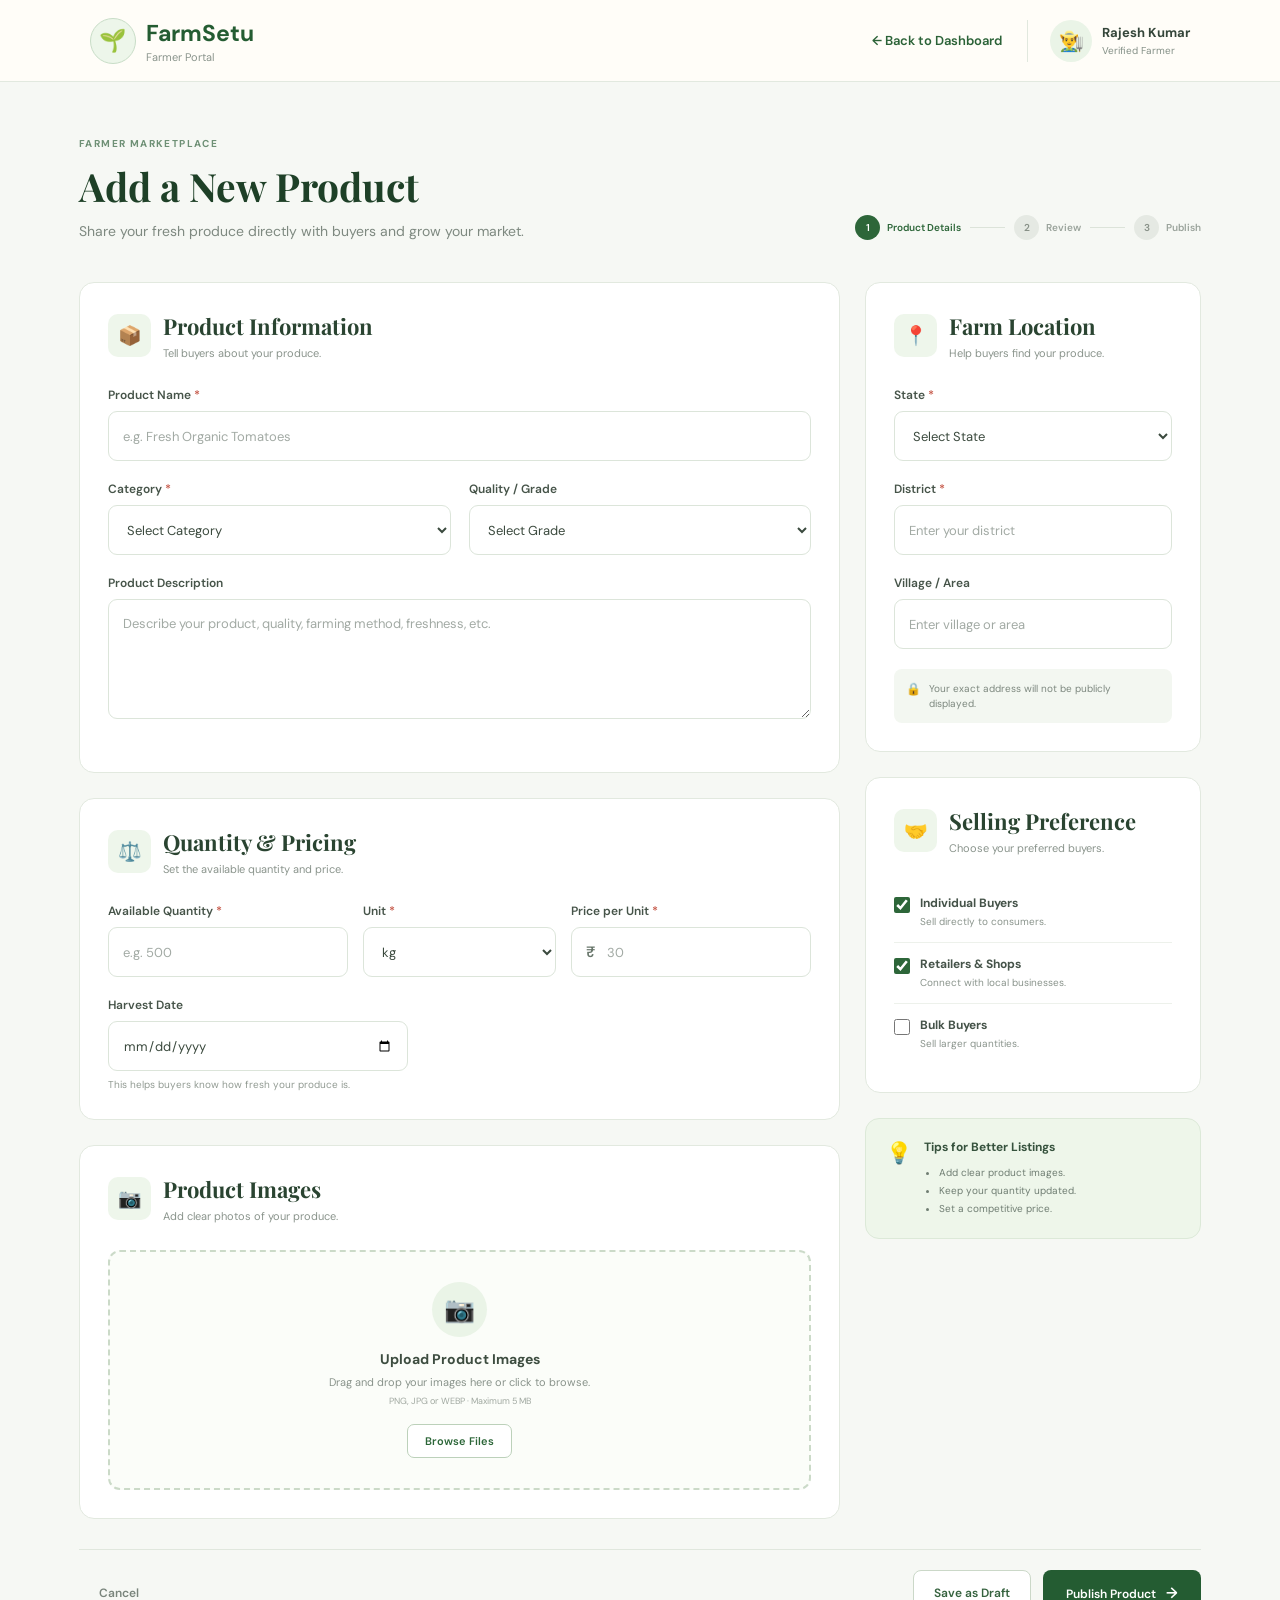
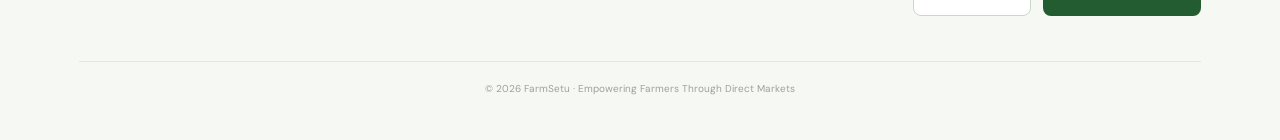
<file: add-product.html>
<!DOCTYPE html>
<html lang="en">

<head>

    <meta charset="UTF-8">

    <meta name="viewport"
          content="width=device-width, initial-scale=1.0">

    <title>Add Product | FarmSetu</title>


    <!-- GOOGLE FONTS -->

    <link rel="preconnect"
          href="https://fonts.googleapis.com">

    <link rel="preconnect"
          href="https://fonts.gstatic.com"
          crossorigin>


    <link href="https://fonts.googleapis.com/css2?family=DM+Sans:wght@400;500;600;700&family=Playfair+Display:wght@600;700&display=swap"
          rel="stylesheet">


    <!-- CSS -->

    <link rel="stylesheet"
          href="add-product.css">

</head>


<body>


    <!-- =========================
         NAVBAR
    ========================== -->

    <nav class="navbar">


        <!-- LOGO -->

        <a href="index.html"
           class="logo">

            <div class="logo-icon">
                🌱
            </div>


            <div class="logo-text">

                <h2>FarmSetu</h2>

                <p>Farmer Portal</p>

            </div>

        </a>



        <!-- RIGHT SIDE -->

        <div class="nav-right">


            <a href="farmer-dashboard.html"
               class="dashboard-link">

                ← Back to Dashboard

            </a>


            <div class="farmer-profile">

                <div class="profile-icon">
                    👨‍🌾
                </div>


                <div>

                    <h4>Rajesh Kumar</h4>

                    <p>Verified Farmer</p>

                </div>

            </div>


        </div>


    </nav>



    <!-- =========================
         MAIN SECTION
    ========================== -->

    <main class="add-product-page">


        <!-- PAGE HEADER -->

        <div class="page-header">


            <div>

                <p class="small-title">
                    FARMER MARKETPLACE
                </p>


                <h1>
                    Add a New Product
                </h1>


                <p>
                    Share your fresh produce directly with buyers
                    and grow your market.
                </p>

            </div>


            <!-- STEPS -->

            <div class="steps">


                <div class="step active">

                    <span>1</span>

                    Product Details

                </div>


                <div class="step-line"></div>


                <div class="step">

                    <span>2</span>

                    Review

                </div>


                <div class="step-line"></div>


                <div class="step">

                    <span>3</span>

                    Publish

                </div>


            </div>


        </div>



        <!-- =========================
             FORM CONTAINER
        ========================== -->

        <form class="product-form">


            <div class="form-layout">


                <!-- =========================
                     LEFT SIDE
                ========================== -->

                <div class="form-left">


                    <!-- =========================
                         PRODUCT INFORMATION
                    ========================== -->

                    <section class="form-card">


                        <div class="card-heading">

                            <div class="heading-icon">
                                📦
                            </div>


                            <div>

                                <h2>
                                    Product Information
                                </h2>

                                <p>
                                    Tell buyers about your produce.
                                </p>

                            </div>

                        </div>



                        <!-- PRODUCT NAME -->

                        <div class="form-group">

                            <label for="product-name">

                                Product Name
                                <span>*</span>

                            </label>


                            <input type="text"
                                   id="product-name"
                                   placeholder="e.g. Fresh Organic Tomatoes"
                                   required>

                        </div>



                        <!-- CATEGORY + GRADE -->

                        <div class="two-column">


                            <!-- CATEGORY -->

                            <div class="form-group">

                                <label for="category">

                                    Category
                                    <span>*</span>

                                </label>


                                <select id="category">

                                    <option value="">
                                        Select Category
                                    </option>

                                    <option>
                                        Vegetables
                                    </option>

                                    <option>
                                        Fruits
                                    </option>

                                    <option>
                                        Grains
                                    </option>

                                    <option>
                                        Pulses
                                    </option>

                                    <option>
                                        Dairy
                                    </option>

                                    <option>
                                        Other
                                    </option>

                                </select>

                            </div>



                            <!-- QUALITY -->

                            <div class="form-group">

                                <label for="quality">

                                    Quality / Grade

                                </label>


                                <select id="quality">

                                    <option value="">
                                        Select Grade
                                    </option>

                                    <option>
                                        Premium
                                    </option>

                                    <option>
                                        Grade A
                                    </option>

                                    <option>
                                        Grade B
                                    </option>

                                    <option>
                                        Standard
                                    </option>

                                </select>

                            </div>


                        </div>



                        <!-- DESCRIPTION -->

                        <div class="form-group">

                            <label for="description">

                                Product Description

                            </label>


                            <textarea id="description"
                                      placeholder="Describe your product, quality, farming method, freshness, etc."></textarea>

                        </div>


                    </section>



                    <!-- =========================
                         QUANTITY & PRICING
                    ========================== -->

                    <section class="form-card">


                        <div class="card-heading">

                            <div class="heading-icon">
                                ⚖️
                            </div>


                            <div>

                                <h2>
                                    Quantity & Pricing
                                </h2>

                                <p>
                                    Set the available quantity and price.
                                </p>

                            </div>

                        </div>



                        <div class="three-column">


                            <!-- QUANTITY -->

                            <div class="form-group">

                                <label for="quantity">

                                    Available Quantity
                                    <span>*</span>

                                </label>


                                <input type="number"
                                       id="quantity"
                                       placeholder="e.g. 500">

                            </div>



                            <!-- UNIT -->

                            <div class="form-group">

                                <label for="unit">

                                    Unit
                                    <span>*</span>

                                </label>


                                <select id="unit">

                                    <option>kg</option>

                                    <option>Quintal</option>

                                    <option>Tonne</option>

                                    <option>Pieces</option>

                                </select>

                            </div>



                            <!-- PRICE -->

                            <div class="form-group">

                                <label for="price">

                                    Price per Unit
                                    <span>*</span>

                                </label>


                                <div class="price-input">

                                    <span>₹</span>

                                    <input type="number"
                                           id="price"
                                           placeholder="30">

                                </div>

                            </div>


                        </div>



                        <!-- HARVEST DATE -->

                        <div class="form-group harvest-group">

                            <label for="harvest-date">

                                Harvest Date

                            </label>


                            <input type="date"
                                   id="harvest-date">

                            <p class="input-note">

                                This helps buyers know how fresh
                                your produce is.

                            </p>

                        </div>


                    </section>



                    <!-- =========================
                         PRODUCT IMAGE
                    ========================== -->

                    <section class="form-card">


                        <div class="card-heading">

                            <div class="heading-icon">
                                📷
                            </div>


                            <div>

                                <h2>
                                    Product Images
                                </h2>

                                <p>
                                    Add clear photos of your produce.
                                </p>

                            </div>

                        </div>



                        <!-- UPLOAD BOX -->

                        <label class="upload-box"
                               for="product-image">


                            <input type="file"
                                   id="product-image"
                                   accept="image/*"
                                   hidden>


                            <div class="upload-icon">

                                📷

                            </div>


                            <h3>
                                Upload Product Images
                            </h3>


                            <p>

                                Drag and drop your images here
                                or click to browse.

                            </p>


                            <span>

                                PNG, JPG or WEBP · Maximum 5 MB

                            </span>


                            <button type="button"
                                    class="browse-btn">

                                Browse Files

                            </button>


                        </label>


                    </section>


                </div>



                <!-- =========================
                     RIGHT SIDE
                ========================== -->

                <aside class="form-right">


                    <!-- =========================
                         LOCATION
                    ========================== -->

                    <section class="form-card location-card">


                        <div class="card-heading">

                            <div class="heading-icon">
                                📍
                            </div>


                            <div>

                                <h2>
                                    Farm Location
                                </h2>

                                <p>
                                    Help buyers find your produce.
                                </p>

                            </div>

                        </div>



                        <!-- STATE -->

                        <div class="form-group">

                            <label for="state">

                                State
                                <span>*</span>

                            </label>


                            <select id="state">

                                <option>
                                    Select State
                                </option>

                                <option>
                                    Uttarakhand
                                </option>

                                <option>
                                    Uttar Pradesh
                                </option>

                                <option>
                                    Haryana
                                </option>

                                <option>
                                    Punjab
                                </option>

                                <option>
                                    Rajasthan
                                </option>

                                <option>
                                    Other
                                </option>

                            </select>

                        </div>



                        <!-- DISTRICT -->

                        <div class="form-group">

                            <label for="district">

                                District
                                <span>*</span>

                            </label>


                            <input type="text"
                                   id="district"
                                   placeholder="Enter your district">

                        </div>



                        <!-- VILLAGE -->

                        <div class="form-group">

                            <label for="village">

                                Village / Area

                            </label>


                            <input type="text"
                                   id="village"
                                   placeholder="Enter village or area">

                        </div>


                        <div class="location-info">

                            <span>
                                🔒
                            </span>


                            <p>

                                Your exact address will not be
                                publicly displayed.

                            </p>

                        </div>


                    </section>



                    <!-- =========================
                         SELLING PREFERENCE
                    ========================== -->

                    <section class="form-card preference-card">


                        <div class="card-heading">

                            <div class="heading-icon">
                                🤝
                            </div>


                            <div>

                                <h2>
                                    Selling Preference
                                </h2>

                                <p>
                                    Choose your preferred buyers.
                                </p>

                            </div>

                        </div>



                        <label class="check-option">

                            <input type="checkbox"
                                   checked>

                            <div>

                                <strong>
                                    Individual Buyers
                                </strong>

                                <p>
                                    Sell directly to consumers.
                                </p>

                            </div>

                        </label>



                        <label class="check-option">

                            <input type="checkbox"
                                   checked>

                            <div>

                                <strong>
                                    Retailers & Shops
                                </strong>

                                <p>
                                    Connect with local businesses.
                                </p>

                            </div>

                        </label>



                        <label class="check-option">

                            <input type="checkbox">

                            <div>

                                <strong>
                                    Bulk Buyers
                                </strong>

                                <p>
                                    Sell larger quantities.
                                </p>

                            </div>

                        </label>


                    </section>



                    <!-- =========================
                         TIPS
                    ========================== -->

                    <div class="tips-card">

                        <div class="tips-icon">
                            💡
                        </div>


                        <div>

                            <h3>
                                Tips for Better Listings
                            </h3>


                            <ul>

                                <li>
                                    Add clear product images.
                                </li>

                                <li>
                                    Keep your quantity updated.
                                </li>

                                <li>
                                    Set a competitive price.
                                </li>

                            </ul>

                        </div>

                    </div>


                </aside>


            </div>



            <!-- =========================
                 FORM ACTIONS
            ========================== -->

            <div class="form-actions">


                <a href="farmer-dashboard.html"
                   class="cancel-btn">

                    Cancel

                </a>


                <div class="action-right">

                    <button type="button"
                            class="draft-btn">

                        Save as Draft

                    </button>


                    <button type="submit"
                            class="publish-btn">

                        Publish Product
                        <span>→</span>

                    </button>

                </div>


            </div>


        </form>


        <!-- FOOTER -->

        <footer>

            <p>
                © 2026 FarmSetu · Empowering Farmers Through Direct Markets
            </p>

        </footer>


    </main>


</body>

</html>
</file>
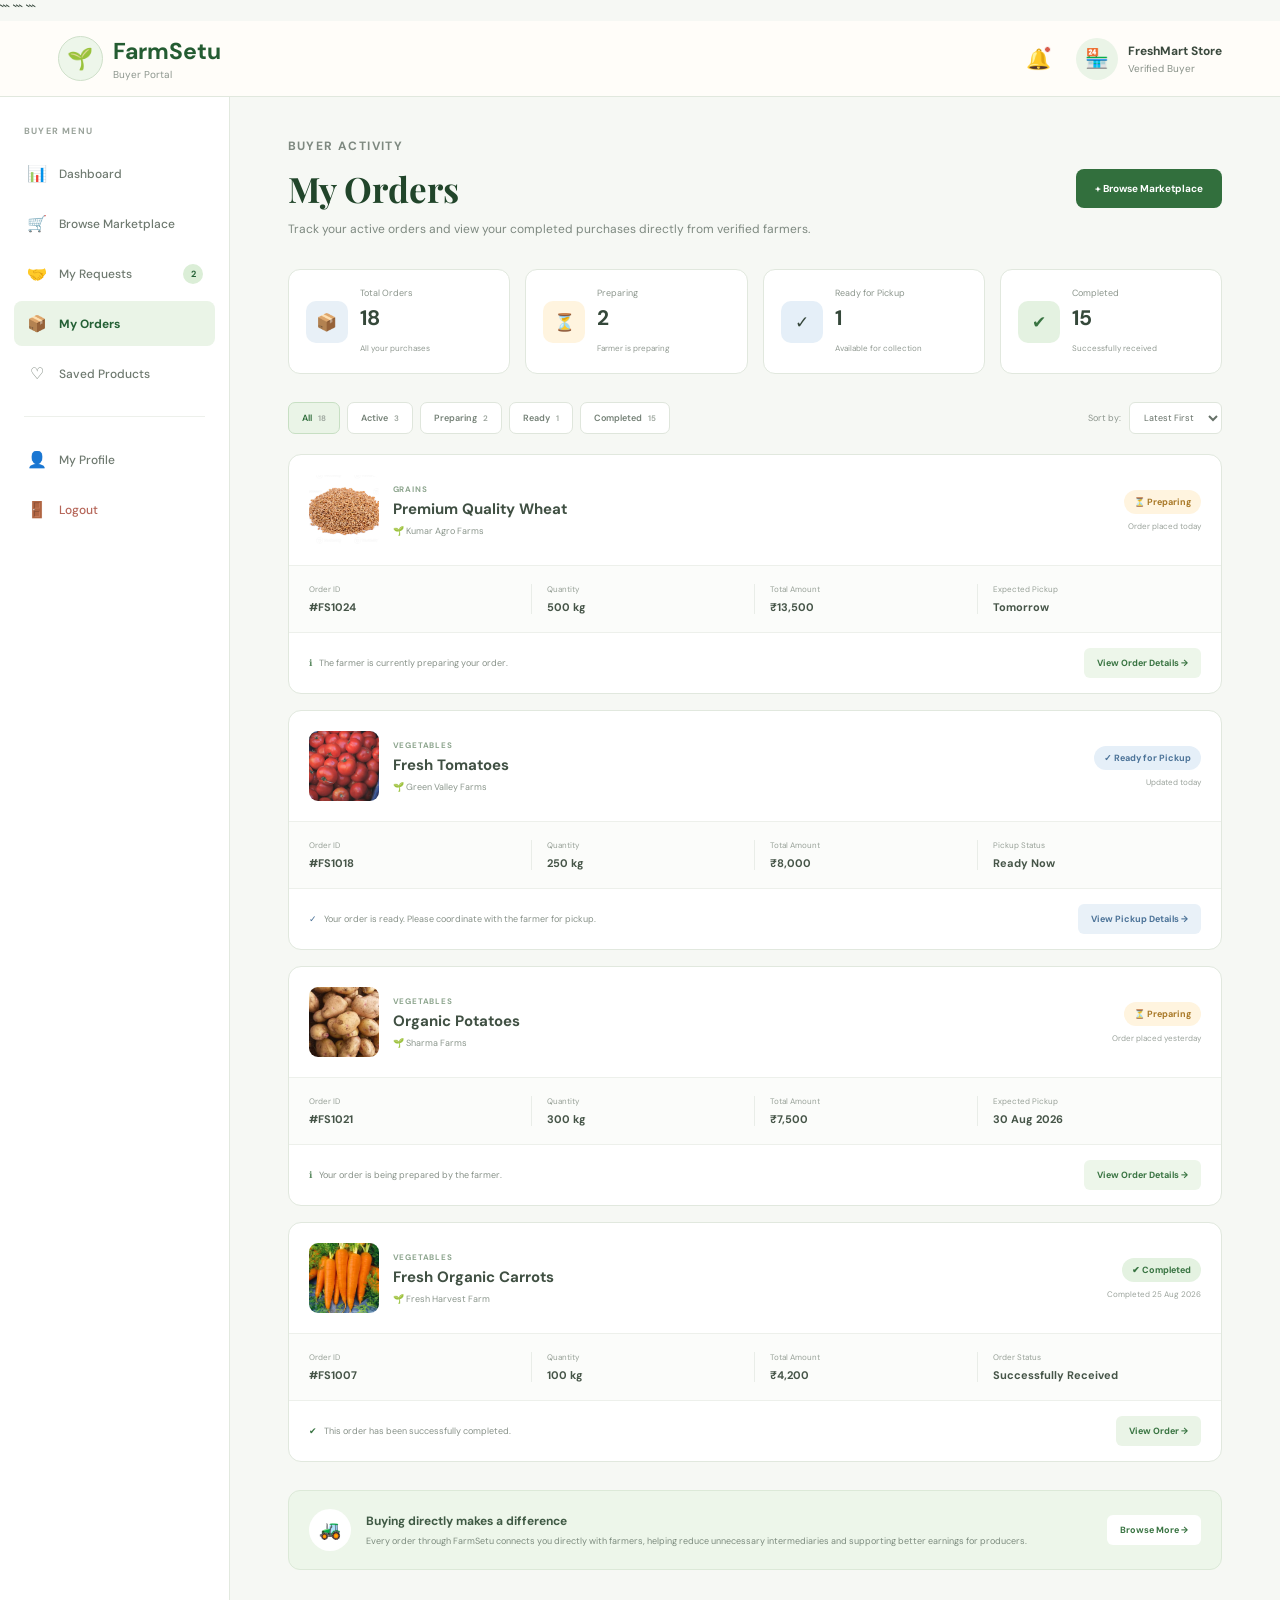
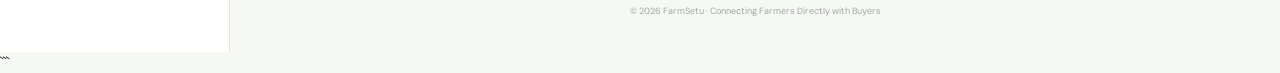
<file: buyer-orders.html>
<!DOCTYPE html>

<html lang="en">

<head>
    <meta charset="UTF-8">
    <meta name="viewport" content="width=device-width, initial-scale=1.0">

```
<title>My Orders | FarmSetu</title>

<!-- Google Fonts -->
<link rel="preconnect" href="https://fonts.googleapis.com">
<link rel="preconnect" href="https://fonts.gstatic.com" crossorigin>

<link href="https://fonts.googleapis.com/css2?family=DM+Sans:wght@400;500;600;700&family=Playfair+Display:wght@600;700&display=swap"
    rel="stylesheet">

<link rel="stylesheet" href="buyer-orders.css">
```

</head>

<body>

```
<!-- =========================
     NAVBAR
========================== -->

<nav class="navbar">

    <a href="index.html" class="logo">

        <div class="logo-icon">🌱</div>

        <div class="logo-text">
            <h2>FarmSetu</h2>
            <p>Buyer Portal</p>
        </div>

    </a>


    <div class="nav-right">

        <div class="notification">
            🔔
            <span></span>
        </div>


        <div class="buyer-profile">

            <div class="profile-icon">🏪</div>

            <div class="profile-info">
                <h4>FreshMart Store</h4>
                <p>Verified Buyer</p>
            </div>

        </div>

    </div>

</nav>



<!-- =========================
     MAIN LAYOUT
========================== -->

<div class="dashboard-layout">


    <!-- =========================
         SIDEBAR
    ========================== -->

    <aside class="sidebar">

        <p class="menu-title">BUYER MENU</p>


        <a href="buyer-dashboard.html" class="menu-item">
            <span class="menu-icon">📊</span>
            Dashboard
        </a>


        <a href="marketplace.html" class="menu-item">
            <span class="menu-icon">🛒</span>
            Browse Marketplace
        </a>


        <a href="buyer-requests.html" class="menu-item">
            <span class="menu-icon">🤝</span>
            My Requests
            <span class="request-count">2</span>
        </a>


        <a href="buyer-orders.html" class="menu-item active">
            <span class="menu-icon">📦</span>
            My Orders
        </a>


        <a href="saved-products.html" class="menu-item">
            <span class="menu-icon">♡</span>
            Saved Products
        </a>


        <div class="menu-divider"></div>


        <a href="#" class="menu-item">
            <span class="menu-icon">👤</span>
            My Profile
        </a>


        <a href="index.html" class="menu-item logout">
            <span class="menu-icon">🚪</span>
            Logout
        </a>

    </aside>



    <!-- =========================
         MAIN CONTENT
    ========================== -->

    <main class="main-content">


        <!-- PAGE HEADER -->

        <section class="page-header">

            <div>

                <p class="small-title">
                    BUYER ACTIVITY
                </p>

                <h1>
                    My Orders
                </h1>

                <p>
                    Track your active orders and view your completed
                    purchases directly from verified farmers.
                </p>

            </div>


            <a href="marketplace.html" class="browse-btn">
                + Browse Marketplace
            </a>

        </section>



        <!-- =========================
             ORDER SUMMARY
        ========================== -->

        <section class="summary-grid">


            <div class="summary-card">

                <div class="summary-icon all-icon">
                    📦
                </div>

                <div>
                    <p>Total Orders</p>
                    <h2>18</h2>
                    <span>All your purchases</span>
                </div>

            </div>


            <div class="summary-card">

                <div class="summary-icon preparing-icon">
                    ⏳
                </div>

                <div>
                    <p>Preparing</p>
                    <h2>2</h2>
                    <span>Farmer is preparing</span>
                </div>

            </div>


            <div class="summary-card">

                <div class="summary-icon ready-icon">
                    ✓
                </div>

                <div>
                    <p>Ready for Pickup</p>
                    <h2>1</h2>
                    <span>Available for collection</span>
                </div>

            </div>


            <div class="summary-card">

                <div class="summary-icon completed-icon">
                    ✔
                </div>

                <div>
                    <p>Completed</p>
                    <h2>15</h2>
                    <span>Successfully received</span>
                </div>

            </div>


        </section>



        <!-- =========================
             FILTER SECTION
        ========================== -->

        <section class="filter-section">


            <div class="filter-tabs">

                <button class="filter-btn active">
                    All
                    <span>18</span>
                </button>

                <button class="filter-btn">
                    Active
                    <span>3</span>
                </button>

                <button class="filter-btn">
                    Preparing
                    <span>2</span>
                </button>

                <button class="filter-btn">
                    Ready
                    <span>1</span>
                </button>

                <button class="filter-btn">
                    Completed
                    <span>15</span>
                </button>

            </div>


            <div class="sort-box">

                <label for="sort">
                    Sort by:
                </label>

                <select id="sort">

                    <option>
                        Latest First
                    </option>

                    <option>
                        Oldest First
                    </option>

                </select>

            </div>

        </section>



        <!-- =========================
             ORDERS LIST
        ========================== -->

        <section class="orders-list">


            <!-- =========================
                 ORDER 1 - PREPARING
            ========================== -->

            <article class="order-card">


                <div class="order-top">


                    <div class="product-block">

                        <div class="product-image">

                            <img src="Images/wheat.jpeg"
                                 alt="Premium Quality Wheat">

                        </div>


                        <div class="product-info">

                            <p class="category">
                                GRAINS
                            </p>

                            <h2>
                                Premium Quality Wheat
                            </h2>

                            <p class="farmer">
                                🌱 Kumar Agro Farms
                            </p>

                        </div>

                    </div>


                    <div class="status-box">

                        <span class="status preparing">
                            ⏳ Preparing
                        </span>

                        <p>
                            Order placed today
                        </p>

                    </div>


                </div>



                <div class="order-details">


                    <div class="detail">

                        <p>Order ID</p>
                        <h4>#FS1024</h4>

                    </div>


                    <div class="detail">

                        <p>Quantity</p>
                        <h4>500 kg</h4>

                    </div>


                    <div class="detail">

                        <p>Total Amount</p>
                        <h4>₹13,500</h4>

                    </div>


                    <div class="detail">

                        <p>Expected Pickup</p>
                        <h4>Tomorrow</h4>

                    </div>


                </div>



                <div class="order-footer">

                    <p>
                        <span>ℹ</span>
                        The farmer is currently preparing your order.
                    </p>


                    <a href="order-details.html" class="view-btn">
                        View Order Details →
                    </a>

                </div>


            </article>



            <!-- =========================
                 ORDER 2 - READY
            ========================== -->

            <article class="order-card ready-card">


                <div class="order-top">


                    <div class="product-block">

                        <div class="product-image">

                            <img src="Images/tomatoes.jpeg"
                                 alt="Fresh Tomatoes">

                        </div>


                        <div class="product-info">

                            <p class="category">
                                VEGETABLES
                            </p>

                            <h2>
                                Fresh Tomatoes
                            </h2>

                            <p class="farmer">
                                🌱 Green Valley Farms
                            </p>

                        </div>

                    </div>


                    <div class="status-box">

                        <span class="status ready">
                            ✓ Ready for Pickup
                        </span>

                        <p>
                            Updated today
                        </p>

                    </div>


                </div>



                <div class="order-details">


                    <div class="detail">

                        <p>Order ID</p>
                        <h4>#FS1018</h4>

                    </div>


                    <div class="detail">

                        <p>Quantity</p>
                        <h4>250 kg</h4>

                    </div>


                    <div class="detail">

                        <p>Total Amount</p>
                        <h4>₹8,000</h4>

                    </div>


                    <div class="detail">

                        <p>Pickup Status</p>
                        <h4>Ready Now</h4>

                    </div>


                </div>



                <div class="order-footer ready-footer">

                    <p>
                        <span>✓</span>
                        Your order is ready. Please coordinate with the farmer for pickup.
                    </p>


                    <a href="order-details.html" class="view-btn ready-btn">
                        View Pickup Details →
                    </a>

                </div>


            </article>



            <!-- =========================
                 ORDER 3 - PREPARING
            ========================== -->

            <article class="order-card">


                <div class="order-top">


                    <div class="product-block">

                        <div class="product-image">

                            <img src="Images/potatoes.jpeg"
                                 alt="Organic Potatoes">

                        </div>


                        <div class="product-info">

                            <p class="category">
                                VEGETABLES
                            </p>

                            <h2>
                                Organic Potatoes
                            </h2>

                            <p class="farmer">
                                🌱 Sharma Farms
                            </p>

                        </div>

                    </div>


                    <div class="status-box">

                        <span class="status preparing">
                            ⏳ Preparing
                        </span>

                        <p>
                            Order placed yesterday
                        </p>

                    </div>


                </div>



                <div class="order-details">


                    <div class="detail">

                        <p>Order ID</p>
                        <h4>#FS1021</h4>

                    </div>


                    <div class="detail">

                        <p>Quantity</p>
                        <h4>300 kg</h4>

                    </div>


                    <div class="detail">

                        <p>Total Amount</p>
                        <h4>₹7,500</h4>

                    </div>


                    <div class="detail">

                        <p>Expected Pickup</p>
                        <h4>30 Aug 2026</h4>

                    </div>


                </div>



                <div class="order-footer">

                    <p>
                        <span>ℹ</span>
                        Your order is being prepared by the farmer.
                    </p>


                    <a href="order-details.html" class="view-btn">
                        View Order Details →
                    </a>

                </div>


            </article>



            <!-- =========================
                 ORDER 4 - COMPLETED
            ========================== -->

            <article class="order-card completed-card">


                <div class="order-top">


                    <div class="product-block">

                        <div class="product-image">

                            <img src="Images/carrots.jpg"
                                 alt="Fresh Carrots">

                        </div>


                        <div class="product-info">

                            <p class="category">
                                VEGETABLES
                            </p>

                            <h2>
                                Fresh Organic Carrots
                            </h2>

                            <p class="farmer">
                                🌱 Fresh Harvest Farm
                            </p>

                        </div>

                    </div>


                    <div class="status-box">

                        <span class="status completed">
                            ✔ Completed
                        </span>

                        <p>
                            Completed 25 Aug 2026
                        </p>

                    </div>


                </div>



                <div class="order-details">


                    <div class="detail">

                        <p>Order ID</p>
                        <h4>#FS1007</h4>

                    </div>


                    <div class="detail">

                        <p>Quantity</p>
                        <h4>100 kg</h4>

                    </div>


                    <div class="detail">

                        <p>Total Amount</p>
                        <h4>₹4,200</h4>

                    </div>


                    <div class="detail">

                        <p>Order Status</p>
                        <h4>Successfully Received</h4>

                    </div>


                </div>



                <div class="order-footer completed-footer">

                    <p>
                        <span>✔</span>
                        This order has been successfully completed.
                    </p>


                    <a href="order-details.html" class="view-btn completed-btn">
                        View Order →
                    </a>

                </div>


            </article>


        </section>



        <!-- =========================
             INFORMATION BOX
        ========================== -->

        <section class="info-section">


            <div class="info-icon">
                🚜
            </div>


            <div class="info-text">

                <h3>
                    Buying directly makes a difference
                </h3>

                <p>
                    Every order through FarmSetu connects you directly with farmers,
                    helping reduce unnecessary intermediaries and supporting better
                    earnings for producers.
                </p>

            </div>


            <a href="marketplace.html">
                Browse More →
            </a>


        </section>



        <!-- FOOTER -->

        <footer>
            © 2026 FarmSetu · Connecting Farmers Directly with Buyers
        </footer>


    </main>


</div>
```

</body>

</html>
</file>
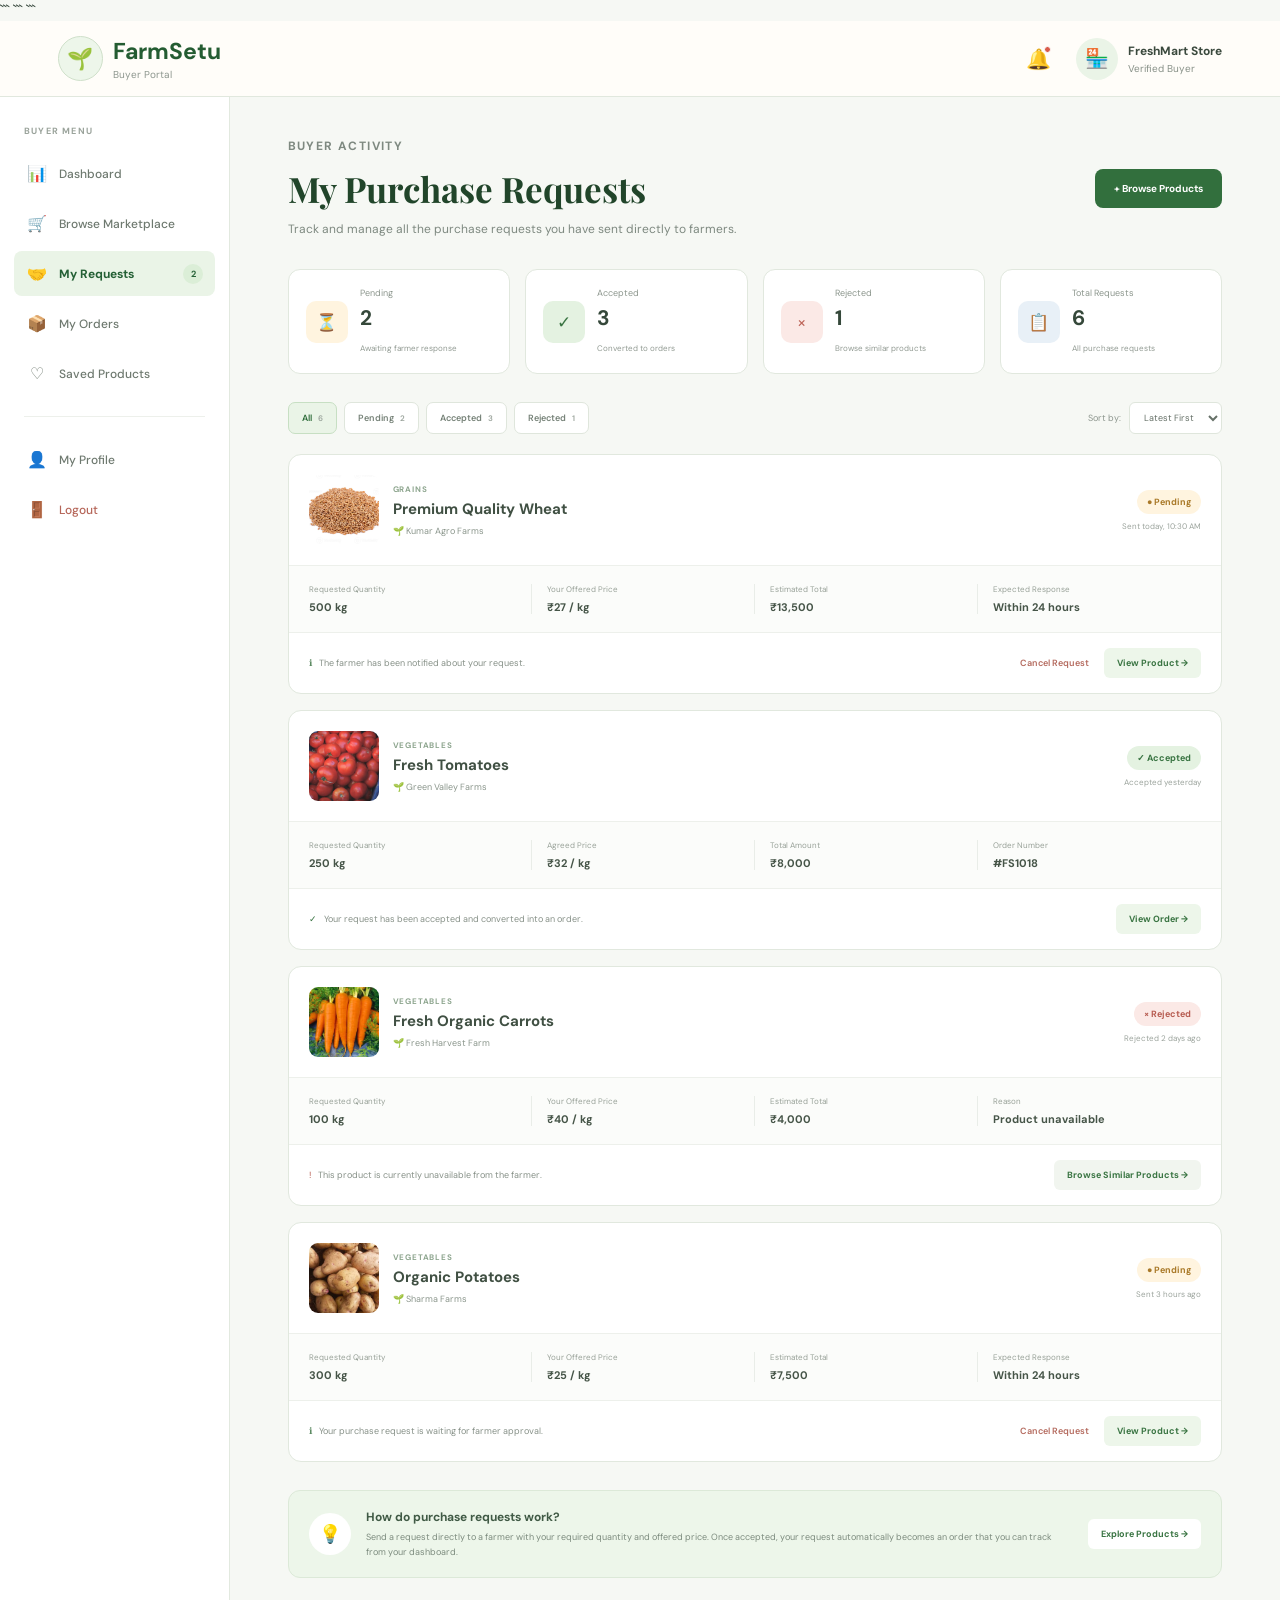
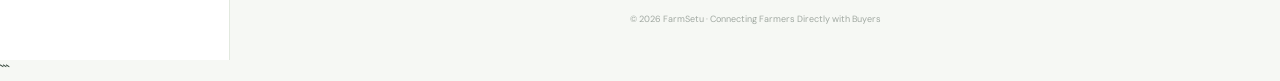
<file: buyer-requests.html>
<!DOCTYPE html>

<html lang="en">

<head>
    <meta charset="UTF-8">
    <meta name="viewport" content="width=device-width, initial-scale=1.0">

```
<title>My Requests | FarmSetu</title>

<!-- Google Fonts -->
<link rel="preconnect" href="https://fonts.googleapis.com">
<link rel="preconnect" href="https://fonts.gstatic.com" crossorigin>

<link href="https://fonts.googleapis.com/css2?family=DM+Sans:wght@400;500;600;700&family=Playfair+Display:wght@600;700&display=swap"
    rel="stylesheet">

<link rel="stylesheet" href="buyer-requests.css">
```

</head>

<body>

```
<!-- =========================
     NAVBAR
========================== -->

<nav class="navbar">

    <a href="index.html" class="logo">

        <div class="logo-icon">🌱</div>

        <div class="logo-text">
            <h2>FarmSetu</h2>
            <p>Buyer Portal</p>
        </div>

    </a>


    <div class="nav-right">

        <div class="notification">
            🔔
            <span></span>
        </div>


        <div class="buyer-profile">

            <div class="profile-icon">🏪</div>

            <div class="profile-info">
                <h4>FreshMart Store</h4>
                <p>Verified Buyer</p>
            </div>

        </div>

    </div>

</nav>



<!-- =========================
     DASHBOARD LAYOUT
========================== -->

<div class="dashboard-layout">


    <!-- =========================
         SIDEBAR
    ========================== -->

    <aside class="sidebar">

        <p class="menu-title">BUYER MENU</p>


        <a href="buyer-dashboard.html" class="menu-item">
            <span class="menu-icon">📊</span>
            Dashboard
        </a>


        <a href="marketplace.html" class="menu-item">
            <span class="menu-icon">🛒</span>
            Browse Marketplace
        </a>


        <a href="buyer-requests.html" class="menu-item active">
            <span class="menu-icon">🤝</span>
            My Requests
            <span class="request-count">2</span>
        </a>


        <a href="buyer-orders.html" class="menu-item">
            <span class="menu-icon">📦</span>
            My Orders
        </a>


        <a href="saved-products.html" class="menu-item">
            <span class="menu-icon">♡</span>
            Saved Products
        </a>


        <div class="menu-divider"></div>


        <a href="#" class="menu-item">
            <span class="menu-icon">👤</span>
            My Profile
        </a>


        <a href="index.html" class="menu-item logout">
            <span class="menu-icon">🚪</span>
            Logout
        </a>

    </aside>



    <!-- =========================
         MAIN CONTENT
    ========================== -->

    <main class="main-content">


        <!-- =========================
             PAGE HEADER
        ========================== -->

        <section class="page-header">

            <div>

                <p class="small-title">
                    BUYER ACTIVITY
                </p>

                <h1>
                    My Purchase Requests
                </h1>

                <p>
                    Track and manage all the purchase requests
                    you have sent directly to farmers.
                </p>

            </div>


            <a href="marketplace.html" class="browse-btn">
                + Browse Products
            </a>

        </section>



        <!-- =========================
             REQUEST SUMMARY
        ========================== -->

        <section class="summary-grid">


            <div class="summary-card">

                <div class="summary-icon pending-icon">
                    ⏳
                </div>

                <div>
                    <p>Pending</p>
                    <h2>2</h2>
                    <span>Awaiting farmer response</span>
                </div>

            </div>


            <div class="summary-card">

                <div class="summary-icon accepted-icon">
                    ✓
                </div>

                <div>
                    <p>Accepted</p>
                    <h2>3</h2>
                    <span>Converted to orders</span>
                </div>

            </div>


            <div class="summary-card">

                <div class="summary-icon rejected-icon">
                    ×
                </div>

                <div>
                    <p>Rejected</p>
                    <h2>1</h2>
                    <span>Browse similar products</span>
                </div>

            </div>


            <div class="summary-card">

                <div class="summary-icon total-icon">
                    📋
                </div>

                <div>
                    <p>Total Requests</p>
                    <h2>6</h2>
                    <span>All purchase requests</span>
                </div>

            </div>


        </section>



        <!-- =========================
             FILTER BAR
        ========================== -->

        <section class="filter-section">

            <div class="filter-tabs">

                <button class="filter-btn active">
                    All
                    <span>6</span>
                </button>

                <button class="filter-btn">
                    Pending
                    <span>2</span>
                </button>

                <button class="filter-btn">
                    Accepted
                    <span>3</span>
                </button>

                <button class="filter-btn">
                    Rejected
                    <span>1</span>
                </button>

            </div>


            <div class="sort-box">

                <label for="sort">
                    Sort by:
                </label>

                <select id="sort">

                    <option>
                        Latest First
                    </option>

                    <option>
                        Oldest First
                    </option>

                </select>

            </div>

        </section>



        <!-- =========================
             REQUEST LIST
        ========================== -->

        <section class="requests-list">


            <!-- =========================
                 REQUEST 1 - PENDING
            ========================== -->

            <article class="request-card">

                <div class="request-top">


                    <div class="product-block">

                        <div class="product-image">

                            <img src="Images/wheat.jpeg"
                                 alt="Premium Quality Wheat">

                        </div>


                        <div class="product-info">

                            <p class="category">
                                GRAINS
                            </p>

                            <h2>
                                Premium Quality Wheat
                            </h2>

                            <p class="farmer">
                                🌱 Kumar Agro Farms
                            </p>

                        </div>

                    </div>


                    <div class="status-box">

                        <span class="status pending">
                            ● Pending
                        </span>

                        <p>
                            Sent today, 10:30 AM
                        </p>

                    </div>


                </div>



                <div class="request-details">


                    <div class="detail">

                        <p>Requested Quantity</p>
                        <h4>500 kg</h4>

                    </div>


                    <div class="detail">

                        <p>Your Offered Price</p>
                        <h4>₹27 / kg</h4>

                    </div>


                    <div class="detail">

                        <p>Estimated Total</p>
                        <h4>₹13,500</h4>

                    </div>


                    <div class="detail">

                        <p>Expected Response</p>
                        <h4>Within 24 hours</h4>

                    </div>


                </div>



                <div class="request-footer">

                    <p>
                        <span>ℹ</span>
                        The farmer has been notified about your request.
                    </p>


                    <div class="request-actions">

                        <a href="#" class="cancel-btn">
                            Cancel Request
                        </a>

                        <a href="product-details.html" class="details-btn">
                            View Product →
                        </a>

                    </div>

                </div>

            </article>



            <!-- =========================
                 REQUEST 2 - ACCEPTED
            ========================== -->

            <article class="request-card accepted-card">

                <div class="request-top">


                    <div class="product-block">

                        <div class="product-image">

                            <img src="Images/tomatoes.jpeg"
                                 alt="Fresh Tomatoes">

                        </div>


                        <div class="product-info">

                            <p class="category">
                                VEGETABLES
                            </p>

                            <h2>
                                Fresh Tomatoes
                            </h2>

                            <p class="farmer">
                                🌱 Green Valley Farms
                            </p>

                        </div>

                    </div>


                    <div class="status-box">

                        <span class="status accepted">
                            ✓ Accepted
                        </span>

                        <p>
                            Accepted yesterday
                        </p>

                    </div>


                </div>



                <div class="request-details">


                    <div class="detail">

                        <p>Requested Quantity</p>
                        <h4>250 kg</h4>

                    </div>


                    <div class="detail">

                        <p>Agreed Price</p>
                        <h4>₹32 / kg</h4>

                    </div>


                    <div class="detail">

                        <p>Total Amount</p>
                        <h4>₹8,000</h4>

                    </div>


                    <div class="detail">

                        <p>Order Number</p>
                        <h4>#FS1018</h4>

                    </div>


                </div>



                <div class="request-footer accepted-footer">

                    <p>
                        <span>✓</span>
                        Your request has been accepted and converted into an order.
                    </p>


                    <a href="order-details.html" class="view-order-btn">
                        View Order →
                    </a>

                </div>

            </article>



            <!-- =========================
                 REQUEST 3 - REJECTED
            ========================== -->

            <article class="request-card rejected-card">

                <div class="request-top">


                    <div class="product-block">

                        <div class="product-image">

                            <img src="Images/carrots.jpg"
                                 alt="Fresh Carrots">

                        </div>


                        <div class="product-info">

                            <p class="category">
                                VEGETABLES
                            </p>

                            <h2>
                                Fresh Organic Carrots
                            </h2>

                            <p class="farmer">
                                🌱 Fresh Harvest Farm
                            </p>

                        </div>

                    </div>


                    <div class="status-box">

                        <span class="status rejected">
                            × Rejected
                        </span>

                        <p>
                            Rejected 2 days ago
                        </p>

                    </div>


                </div>



                <div class="request-details">


                    <div class="detail">

                        <p>Requested Quantity</p>
                        <h4>100 kg</h4>

                    </div>


                    <div class="detail">

                        <p>Your Offered Price</p>
                        <h4>₹40 / kg</h4>

                    </div>


                    <div class="detail">

                        <p>Estimated Total</p>
                        <h4>₹4,000</h4>

                    </div>


                    <div class="detail">

                        <p>Reason</p>
                        <h4>Product unavailable</h4>

                    </div>


                </div>



                <div class="request-footer rejected-footer">

                    <p>
                        <span>!</span>
                        This product is currently unavailable from the farmer.
                    </p>


                    <a href="marketplace.html" class="similar-btn">
                        Browse Similar Products →
                    </a>

                </div>

            </article>



            <!-- =========================
                 REQUEST 4 - PENDING
            ========================== -->

            <article class="request-card">

                <div class="request-top">


                    <div class="product-block">

                        <div class="product-image">

                            <img src="Images/potatoes.jpeg"
                                 alt="Organic Potatoes">

                        </div>


                        <div class="product-info">

                            <p class="category">
                                VEGETABLES
                            </p>

                            <h2>
                                Organic Potatoes
                            </h2>

                            <p class="farmer">
                                🌱 Sharma Farms
                            </p>

                        </div>

                    </div>


                    <div class="status-box">

                        <span class="status pending">
                            ● Pending
                        </span>

                        <p>
                            Sent 3 hours ago
                        </p>

                    </div>


                </div>



                <div class="request-details">


                    <div class="detail">

                        <p>Requested Quantity</p>
                        <h4>300 kg</h4>

                    </div>


                    <div class="detail">

                        <p>Your Offered Price</p>
                        <h4>₹25 / kg</h4>

                    </div>


                    <div class="detail">

                        <p>Estimated Total</p>
                        <h4>₹7,500</h4>

                    </div>


                    <div class="detail">

                        <p>Expected Response</p>
                        <h4>Within 24 hours</h4>

                    </div>


                </div>



                <div class="request-footer">

                    <p>
                        <span>ℹ</span>
                        Your purchase request is waiting for farmer approval.
                    </p>


                    <div class="request-actions">

                        <a href="#" class="cancel-btn">
                            Cancel Request
                        </a>

                        <a href="product-details.html" class="details-btn">
                            View Product →
                        </a>

                    </div>

                </div>

            </article>


        </section>



        <!-- =========================
             HELP SECTION
        ========================== -->

        <section class="help-section">

            <div class="help-icon">
                💡
            </div>

            <div>

                <h3>
                    How do purchase requests work?
                </h3>

                <p>
                    Send a request directly to a farmer with your required quantity
                    and offered price. Once accepted, your request automatically
                    becomes an order that you can track from your dashboard.
                </p>

            </div>


            <a href="marketplace.html">
                Explore Products →
            </a>

        </section>



        <!-- FOOTER -->

        <footer>
            © 2026 FarmSetu · Connecting Farmers Directly with Buyers
        </footer>


    </main>


</div>
```

</body>

</html>
</file>
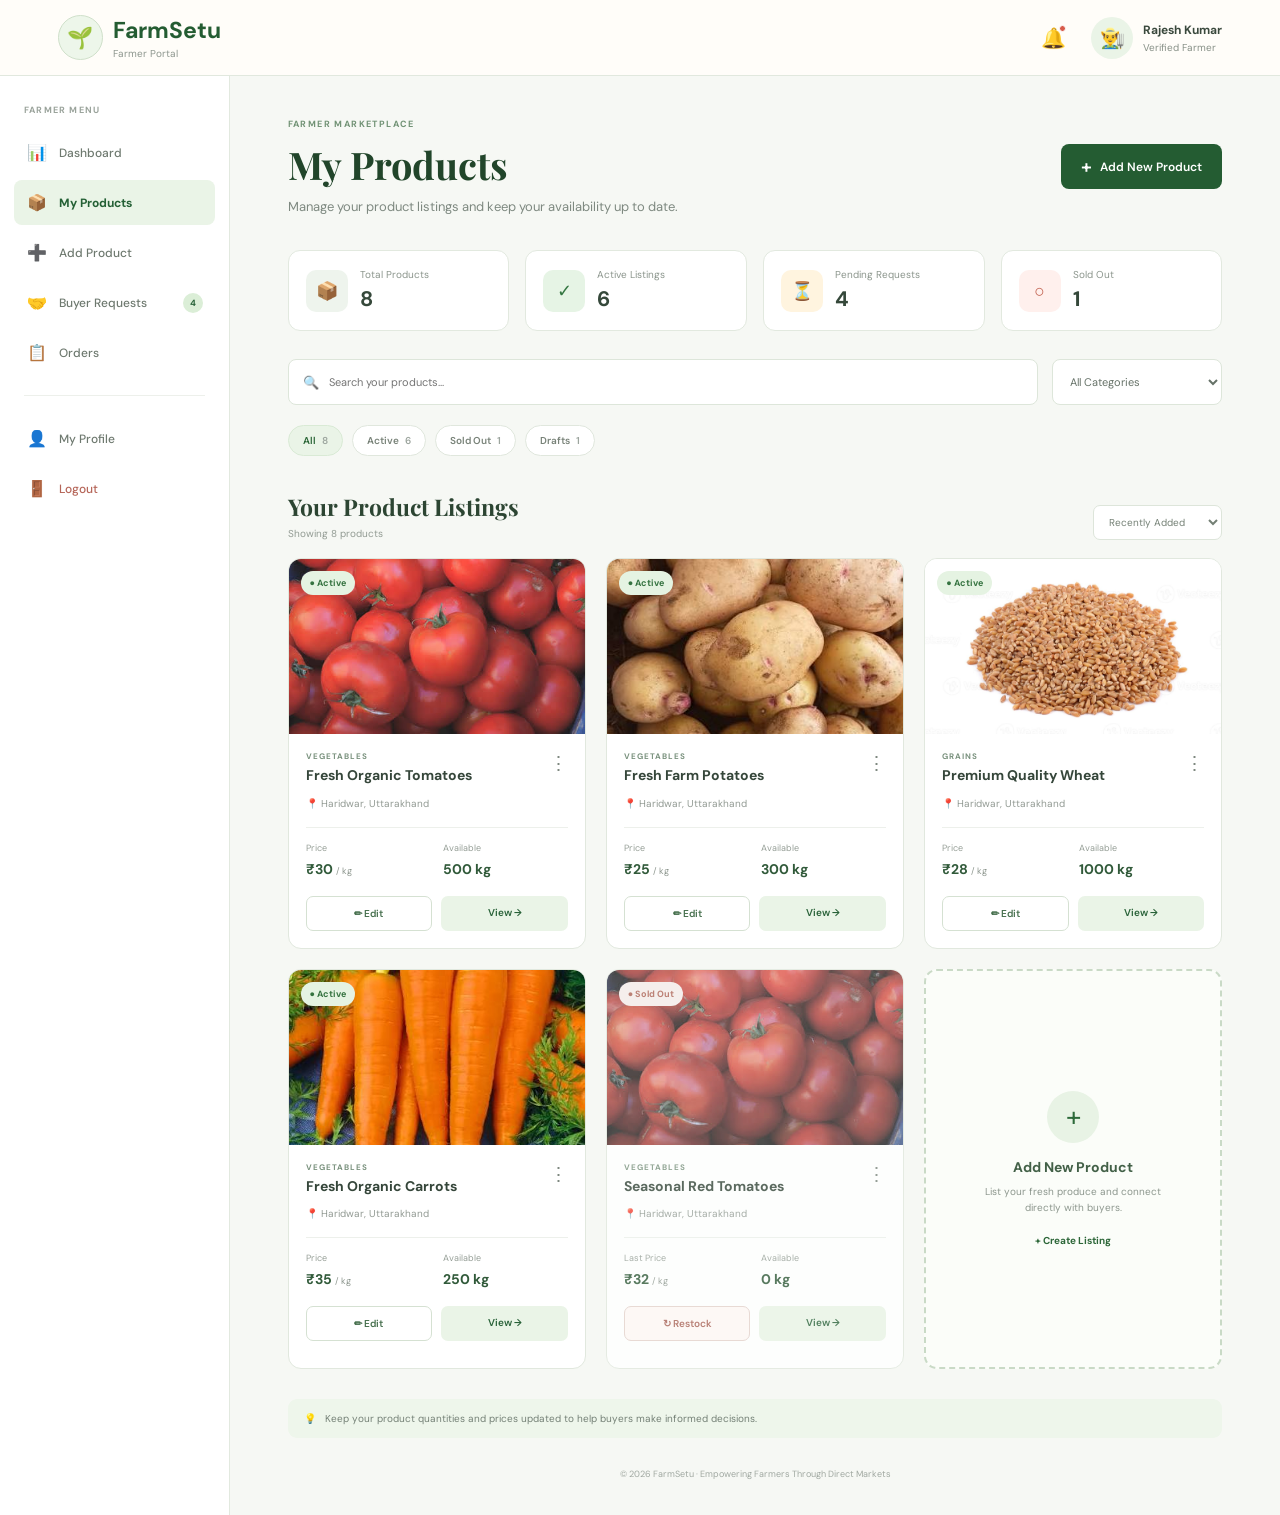
<file: my-products.html>
<!DOCTYPE html>
<html lang="en">

<head>

    <meta charset="UTF-8">

    <meta name="viewport" content="width=device-width, initial-scale=1.0">

    <title>My Products | FarmSetu</title>


    <!-- Google Fonts -->

    <link rel="preconnect" href="https://fonts.googleapis.com">

    <link rel="preconnect"
          href="https://fonts.gstatic.com"
          crossorigin>

    <link href="https://fonts.googleapis.com/css2?family=DM+Sans:wght@400;500;600;700&family=Playfair+Display:wght@600;700&display=swap"
          rel="stylesheet">


    <!-- CSS -->

    <link rel="stylesheet" href="my-products.css">

</head>


<body>


    <!-- =========================
         NAVBAR
    ========================== -->

    <nav class="navbar">


        <!-- LOGO -->

        <a href="index.html" class="logo">

            <div class="logo-icon">
                🌱
            </div>


            <div class="logo-text">

                <h2>FarmSetu</h2>

                <p>Farmer Portal</p>

            </div>

        </a>



        <!-- NAV RIGHT -->

        <div class="nav-right">

            <div class="notification">
                🔔
                <span></span>
            </div>


            <div class="farmer-profile">

                <div class="profile-icon">
                    👨‍🌾
                </div>


                <div class="profile-info">

                    <h4>Rajesh Kumar</h4>

                    <p>Verified Farmer</p>

                </div>

            </div>

        </div>


    </nav>



    <!-- =========================
         DASHBOARD LAYOUT
    ========================== -->

    <div class="dashboard-layout">


        <!-- =========================
             SIDEBAR
        ========================== -->

        <aside class="sidebar">


            <div class="menu-title">
                FARMER MENU
            </div>


            <a href="farmer-dashboard.html"
               class="menu-item">

                <span class="menu-icon">
                    📊
                </span>

                Dashboard

            </a>



            <!-- ACTIVE PAGE -->

            <a href="my-products.html"
               class="menu-item active">

                <span class="menu-icon">
                    📦
                </span>

                My Products

            </a>



            <a href="add-product.html"
               class="menu-item">

                <span class="menu-icon">
                    ➕
                </span>

                Add Product

            </a>



            <a href="buyer-requests.html"
               class="menu-item">

                <span class="menu-icon">
                    🤝
                </span>

                Buyer Requests

                <span class="request-count">
                    4
                </span>

            </a>



            <a href="#"
               class="menu-item">

                <span class="menu-icon">
                    📋
                </span>

                Orders

            </a>



            <div class="menu-divider"></div>



            <a href="#"
               class="menu-item">

                <span class="menu-icon">
                    👤
                </span>

                My Profile

            </a>



            <a href="index.html"
               class="menu-item logout">

                <span class="menu-icon">
                    🚪
                </span>

                Logout

            </a>


        </aside>



        <!-- =========================
             MAIN CONTENT
        ========================== -->

        <main class="main-content">


            <!-- =========================
                 PAGE HEADER
            ========================== -->

            <section class="page-header">


                <div class="header-text">

                    <p class="small-title">
                        FARMER MARKETPLACE
                    </p>


                    <h1>
                        My Products
                    </h1>


                    <p>
                        Manage your product listings and keep
                        your availability up to date.
                    </p>

                </div>


                <a href="add-product.html"
                   class="add-product-btn">

                    <span>+</span>

                    Add New Product

                </a>


            </section>



            <!-- =========================
                 STATS
            ========================== -->

            <section class="product-stats">


                <div class="stat-card">

                    <div class="stat-icon">
                        📦
                    </div>


                    <div>

                        <p>Total Products</p>

                        <h2>8</h2>

                    </div>

                </div>



                <div class="stat-card">

                    <div class="stat-icon green">
                        ✓
                    </div>


                    <div>

                        <p>Active Listings</p>

                        <h2>6</h2>

                    </div>

                </div>



                <div class="stat-card">

                    <div class="stat-icon orange">
                        ⏳
                    </div>


                    <div>

                        <p>Pending Requests</p>

                        <h2>4</h2>

                    </div>

                </div>



                <div class="stat-card">

                    <div class="stat-icon red">
                        ○
                    </div>


                    <div>

                        <p>Sold Out</p>

                        <h2>1</h2>

                    </div>

                </div>


            </section>



            <!-- =========================
                 SEARCH AND FILTER
            ========================== -->

            <section class="product-controls">


                <!-- SEARCH -->

                <div class="search-box">

                    <span>
                        🔍
                    </span>


                    <input type="text"
                           placeholder="Search your products...">

                </div>



                <!-- FILTER -->

                <div class="filter-box">

                    <select>

                        <option>
                            All Categories
                        </option>

                        <option>
                            Vegetables
                        </option>

                        <option>
                            Fruits
                        </option>

                        <option>
                            Grains
                        </option>

                    </select>

                </div>


            </section>



            <!-- =========================
                 FILTER TABS
            ========================== -->

            <div class="filter-tabs">

                <button class="filter-tab active">
                    All
                    <span>8</span>
                </button>


                <button class="filter-tab">
                    Active
                    <span>6</span>
                </button>


                <button class="filter-tab">
                    Sold Out
                    <span>1</span>
                </button>


                <button class="filter-tab">
                    Drafts
                    <span>1</span>
                </button>

            </div>



            <!-- =========================
                 PRODUCTS HEADER
            ========================== -->

            <div class="products-heading">

                <div>

                    <h2>
                        Your Product Listings
                    </h2>


                    <p>
                        Showing 8 products
                    </p>

                </div>


                <select class="sort-select">

                    <option>
                        Recently Added
                    </option>

                    <option>
                        Price: Low to High
                    </option>

                    <option>
                        Price: High to Low
                    </option>

                    <option>
                        Quantity
                    </option>

                </select>

            </div>



            <!-- =========================
                 PRODUCTS GRID
            ========================== -->

            <section class="products-grid">


                <!-- PRODUCT 1 -->

                <article class="product-card">


                    <div class="product-image">

                        <img src="Images/tomatoes.jpeg"
                             alt="Fresh Tomatoes">


                        <span class="status active-status">
                            ● Active
                        </span>

                    </div>


                    <div class="product-info">


                        <div class="product-title">

                            <div>

                                <p class="category">
                                    VEGETABLES
                                </p>


                                <h3>
                                    Fresh Organic Tomatoes
                                </h3>

                            </div>


                            <button class="more-btn">
                                ⋮
                            </button>

                        </div>



                        <div class="product-location">

                            📍 Haridwar, Uttarakhand

                        </div>



                        <div class="product-details">


                            <div>

                                <p>Price</p>

                                <strong>
                                    ₹30 <span>/ kg</span>
                                </strong>

                            </div>


                            <div>

                                <p>Available</p>

                                <strong>
                                    500 kg
                                </strong>

                            </div>


                        </div>



                        <div class="card-buttons">

                            <a href="#"
                               class="edit-btn">

                                ✏ Edit

                            </a>


                            <a href="product-details.html"
                               class="view-btn">

                                View →

                            </a>

                        </div>


                    </div>


                </article>



                <!-- PRODUCT 2 -->

                <article class="product-card">


                    <div class="product-image">

                        <img src="Images/potatoes.jpeg"
                             alt="Fresh Potatoes">


                        <span class="status active-status">
                            ● Active
                        </span>

                    </div>


                    <div class="product-info">


                        <div class="product-title">

                            <div>

                                <p class="category">
                                    VEGETABLES
                                </p>


                                <h3>
                                    Fresh Farm Potatoes
                                </h3>

                            </div>


                            <button class="more-btn">
                                ⋮
                            </button>

                        </div>



                        <div class="product-location">

                            📍 Haridwar, Uttarakhand

                        </div>



                        <div class="product-details">


                            <div>

                                <p>Price</p>

                                <strong>
                                    ₹25 <span>/ kg</span>
                                </strong>

                            </div>


                            <div>

                                <p>Available</p>

                                <strong>
                                    300 kg
                                </strong>

                            </div>


                        </div>



                        <div class="card-buttons">

                            <a href="#"
                               class="edit-btn">

                                ✏ Edit

                            </a>


                            <a href="product-details.html"
                               class="view-btn">

                                View →

                            </a>

                        </div>


                    </div>


                </article>



                <!-- PRODUCT 3 -->

                <article class="product-card">


                    <div class="product-image">

                        <img src="Images/wheat.jpeg"
                             alt="Fresh Wheat">


                        <span class="status active-status">
                            ● Active
                        </span>

                    </div>


                    <div class="product-info">


                        <div class="product-title">

                            <div>

                                <p class="category">
                                    GRAINS
                                </p>


                                <h3>
                                    Premium Quality Wheat
                                </h3>

                            </div>


                            <button class="more-btn">
                                ⋮
                            </button>

                        </div>



                        <div class="product-location">

                            📍 Haridwar, Uttarakhand

                        </div>



                        <div class="product-details">


                            <div>

                                <p>Price</p>

                                <strong>
                                    ₹28 <span>/ kg</span>
                                </strong>

                            </div>


                            <div>

                                <p>Available</p>

                                <strong>
                                    1000 kg
                                </strong>

                            </div>


                        </div>



                        <div class="card-buttons">

                            <a href="#"
                               class="edit-btn">

                                ✏ Edit

                            </a>


                            <a href="product-details.html"
                               class="view-btn">

                                View →

                            </a>

                        </div>


                    </div>


                </article>



                <!-- PRODUCT 4 -->

                <article class="product-card">


                    <div class="product-image">

                        <img src="Images/carrots.jpg"
                             alt="Fresh Carrots">


                        <span class="status active-status">
                            ● Active
                        </span>

                    </div>


                    <div class="product-info">


                        <div class="product-title">

                            <div>

                                <p class="category">
                                    VEGETABLES
                                </p>


                                <h3>
                                    Fresh Organic Carrots
                                </h3>

                            </div>


                            <button class="more-btn">
                                ⋮
                            </button>

                        </div>



                        <div class="product-location">

                            📍 Haridwar, Uttarakhand

                        </div>



                        <div class="product-details">


                            <div>

                                <p>Price</p>

                                <strong>
                                    ₹35 <span>/ kg</span>
                                </strong>

                            </div>


                            <div>

                                <p>Available</p>

                                <strong>
                                    250 kg
                                </strong>

                            </div>


                        </div>



                        <div class="card-buttons">

                            <a href="#"
                               class="edit-btn">

                                ✏ Edit

                            </a>


                            <a href="product-details.html"
                               class="view-btn">

                                View →

                            </a>

                        </div>


                    </div>


                </article>



                <!-- PRODUCT 5 - SOLD OUT -->

                <article class="product-card sold-card">


                    <div class="product-image">

                        <img src="Images/tomatoes.jpeg"
                             alt="Sold Out Tomatoes">


                        <span class="status sold-status">
                            ● Sold Out
                        </span>

                    </div>


                    <div class="product-info">


                        <div class="product-title">

                            <div>

                                <p class="category">
                                    VEGETABLES
                                </p>


                                <h3>
                                    Seasonal Red Tomatoes
                                </h3>

                            </div>


                            <button class="more-btn">
                                ⋮
                            </button>

                        </div>



                        <div class="product-location">

                            📍 Haridwar, Uttarakhand

                        </div>



                        <div class="product-details">


                            <div>

                                <p>Last Price</p>

                                <strong>
                                    ₹32 <span>/ kg</span>
                                </strong>

                            </div>


                            <div>

                                <p>Available</p>

                                <strong>
                                    0 kg
                                </strong>

                            </div>


                        </div>



                        <div class="card-buttons">

                            <a href="#"
                               class="restock-btn">

                                ↻ Restock

                            </a>


                            <a href="product-details.html"
                               class="view-btn">

                                View →

                            </a>

                        </div>


                    </div>


                </article>



                <!-- ADD NEW PRODUCT CARD -->

                <a href="add-product.html"
                   class="add-card">


                    <div class="add-circle">
                        +
                    </div>


                    <h3>
                        Add New Product
                    </h3>


                    <p>
                        List your fresh produce and
                        connect directly with buyers.
                    </p>


                    <span>
                        + Create Listing
                    </span>


                </a>


            </section>


            <!-- =========================
                 BOTTOM MESSAGE
            ========================== -->

            <div class="bottom-info">

                <span>
                    💡
                </span>


                <p>

                    Keep your product quantities and prices updated
                    to help buyers make informed decisions.

                </p>

            </div>


            <!-- FOOTER -->

            <footer>

                © 2026 FarmSetu · Empowering Farmers Through Direct Markets

            </footer>


        </main>


    </div>


</body>

</html>
</file>
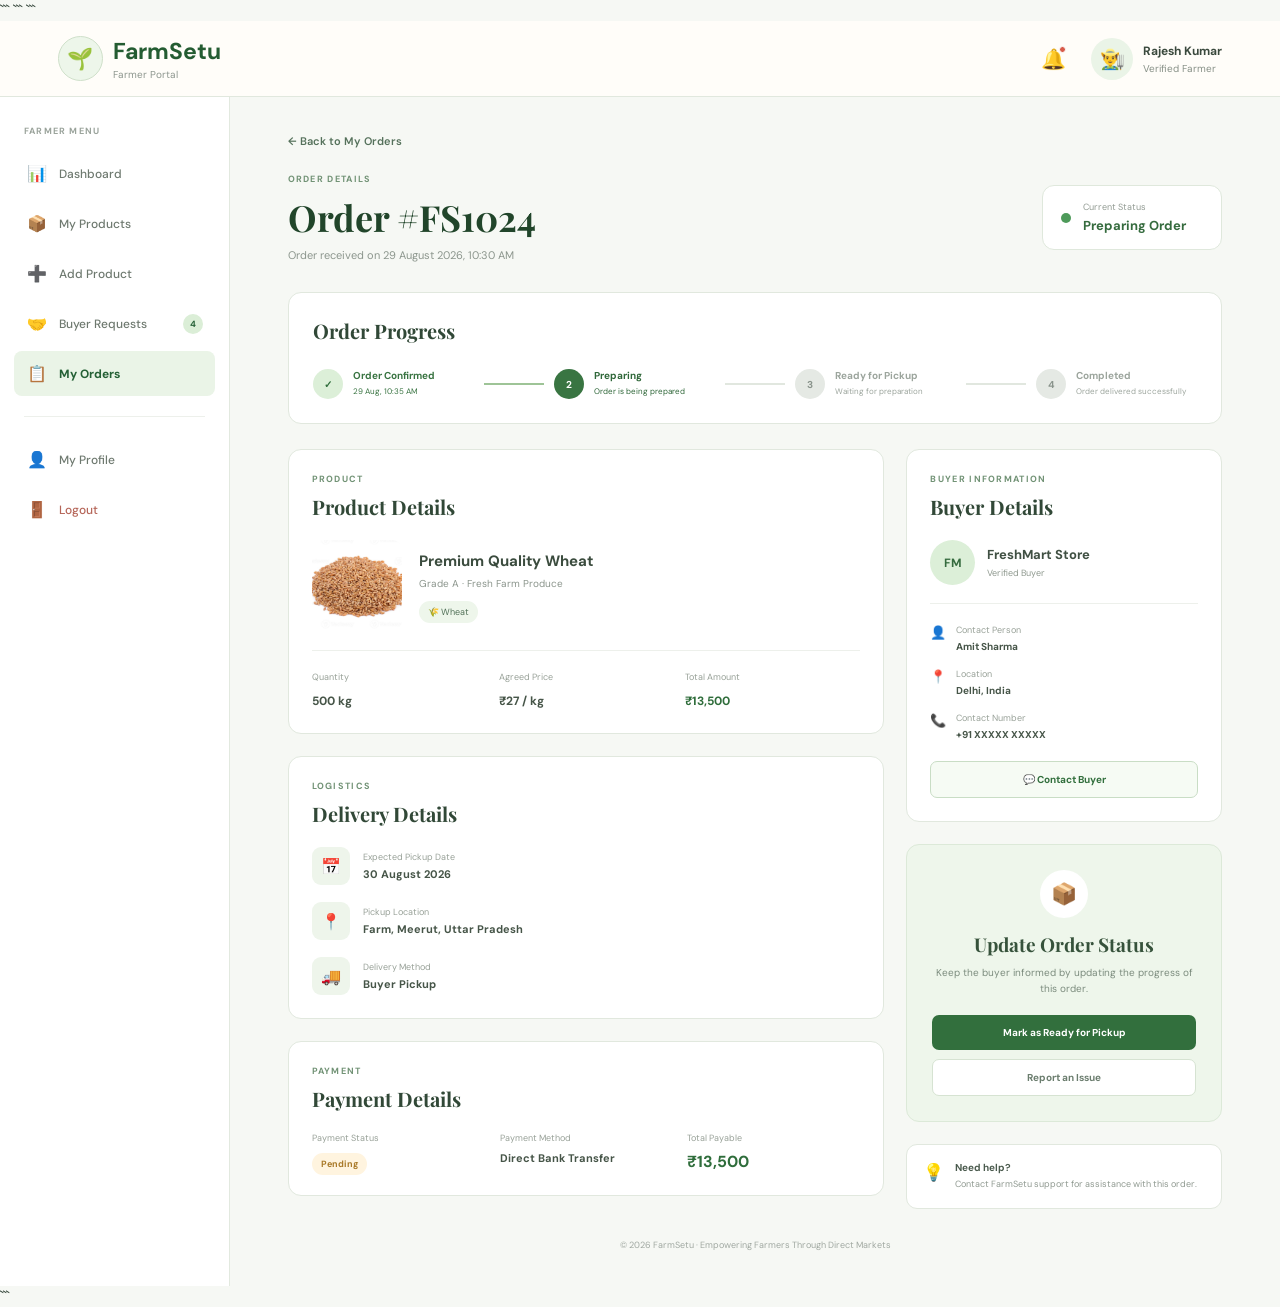
<file: order-details.html>
<!DOCTYPE html>

<html lang="en">

<head>
    <meta charset="UTF-8">
    <meta name="viewport" content="width=device-width, initial-scale=1.0">

```
<title>Order Details | FarmSetu</title>

<!-- Google Fonts -->
<link rel="preconnect" href="https://fonts.googleapis.com">
<link rel="preconnect" href="https://fonts.gstatic.com" crossorigin>

<link href="https://fonts.googleapis.com/css2?family=DM+Sans:wght@400;500;600;700&family=Playfair+Display:wght@600;700&display=swap"
    rel="stylesheet">

<link rel="stylesheet" href="order-details.css">
```

</head>

<body>

```
<!-- =========================
     NAVBAR
========================== -->

<nav class="navbar">

    <a href="index.html" class="logo">

        <div class="logo-icon">
            🌱
        </div>

        <div class="logo-text">
            <h2>FarmSetu</h2>
            <p>Farmer Portal</p>
        </div>

    </a>


    <div class="nav-right">

        <div class="notification">
            🔔
            <span></span>
        </div>


        <div class="farmer-profile">

            <div class="profile-icon">
                👨‍🌾
            </div>

            <div class="profile-info">
                <h4>Rajesh Kumar</h4>
                <p>Verified Farmer</p>
            </div>

        </div>

    </div>

</nav>



<!-- =========================
     MAIN LAYOUT
========================== -->

<div class="dashboard-layout">


    <!-- =========================
         SIDEBAR
    ========================== -->

    <aside class="sidebar">

        <p class="menu-title">FARMER MENU</p>


        <a href="farmer-dashboard.html" class="menu-item">
            <span class="menu-icon">📊</span>
            Dashboard
        </a>


        <a href="my-products.html" class="menu-item">
            <span class="menu-icon">📦</span>
            My Products
        </a>


        <a href="add-product.html" class="menu-item">
            <span class="menu-icon">➕</span>
            Add Product
        </a>


        <a href="buyer-requests.html" class="menu-item">
            <span class="menu-icon">🤝</span>
            Buyer Requests
            <span class="request-count">4</span>
        </a>


        <a href="orders.html" class="menu-item active">
            <span class="menu-icon">📋</span>
            My Orders
        </a>


        <div class="menu-divider"></div>


        <a href="#" class="menu-item">
            <span class="menu-icon">👤</span>
            My Profile
        </a>


        <a href="index.html" class="menu-item logout">
            <span class="menu-icon">🚪</span>
            Logout
        </a>

    </aside>



    <!-- =========================
         MAIN CONTENT
    ========================== -->

    <main class="main-content">


        <!-- BACK BUTTON -->

        <a href="orders.html" class="back-btn">
            ← Back to My Orders
        </a>



        <!-- PAGE HEADER -->

        <section class="page-header">

            <div>

                <p class="small-title">
                    ORDER DETAILS
                </p>

                <h1>
                    Order #FS1024
                </h1>

                <p class="order-date">
                    Order received on 29 August 2026, 10:30 AM
                </p>

            </div>


            <div class="header-status">

                <span class="status-dot"></span>

                <div>
                    <p>Current Status</p>
                    <h3>Preparing Order</h3>
                </div>

            </div>

        </section>



        <!-- =========================
             ORDER PROGRESS
        ========================== -->

        <section class="progress-section">

            <h2>Order Progress</h2>


            <div class="progress-tracker">


                <div class="tracker-item completed">

                    <div class="tracker-circle">
                        ✓
                    </div>

                    <div class="tracker-text">
                        <h4>Order Confirmed</h4>
                        <p>29 Aug, 10:35 AM</p>
                    </div>

                </div>


                <div class="tracker-line active-line"></div>


                <div class="tracker-item active">

                    <div class="tracker-circle">
                        2
                    </div>

                    <div class="tracker-text">
                        <h4>Preparing</h4>
                        <p>Order is being prepared</p>
                    </div>

                </div>


                <div class="tracker-line"></div>


                <div class="tracker-item">

                    <div class="tracker-circle">
                        3
                    </div>

                    <div class="tracker-text">
                        <h4>Ready for Pickup</h4>
                        <p>Waiting for preparation</p>
                    </div>

                </div>


                <div class="tracker-line"></div>


                <div class="tracker-item">

                    <div class="tracker-circle">
                        4
                    </div>

                    <div class="tracker-text">
                        <h4>Completed</h4>
                        <p>Order delivered successfully</p>
                    </div>

                </div>


            </div>

        </section>



        <!-- =========================
             DETAILS GRID
        ========================== -->

        <div class="details-grid">


            <!-- LEFT SIDE -->

            <div class="left-column">


                <!-- PRODUCT DETAILS -->

                <section class="detail-card">

                    <div class="card-heading">

                        <div>

                            <p class="section-label">
                                PRODUCT
                            </p>

                            <h2>
                                Product Details
                            </h2>

                        </div>

                    </div>


                    <div class="product-details">

                        <div class="product-image">

                            <img src="Images/wheat.jpeg"
                                 alt="Premium Quality Wheat">

                        </div>


                        <div class="product-info">

                            <h3>
                                Premium Quality Wheat
                            </h3>

                            <p>
                                Grade A · Fresh Farm Produce
                            </p>

                            <span>
                                🌾 Wheat
                            </span>

                        </div>

                    </div>


                    <div class="product-data">

                        <div class="data-item">
                            <p>Quantity</p>
                            <strong>500 kg</strong>
                        </div>

                        <div class="data-item">
                            <p>Agreed Price</p>
                            <strong>₹27 / kg</strong>
                        </div>

                        <div class="data-item">
                            <p>Total Amount</p>
                            <strong class="total-amount">
                                ₹13,500
                            </strong>
                        </div>

                    </div>

                </section>



                <!-- DELIVERY DETAILS -->

                <section class="detail-card">

                    <div class="card-heading">

                        <div>

                            <p class="section-label">
                                LOGISTICS
                            </p>

                            <h2>
                                Delivery Details
                            </h2>

                        </div>

                    </div>


                    <div class="delivery-list">


                        <div class="delivery-item">

                            <div class="delivery-icon">
                                📅
                            </div>

                            <div>
                                <p>Expected Pickup Date</p>
                                <h4>30 August 2026</h4>
                            </div>

                        </div>


                        <div class="delivery-item">

                            <div class="delivery-icon">
                                📍
                            </div>

                            <div>
                                <p>Pickup Location</p>
                                <h4>Farm, Meerut, Uttar Pradesh</h4>
                            </div>

                        </div>


                        <div class="delivery-item">

                            <div class="delivery-icon">
                                🚚
                            </div>

                            <div>
                                <p>Delivery Method</p>
                                <h4>Buyer Pickup</h4>
                            </div>

                        </div>

                    </div>

                </section>



                <!-- PAYMENT DETAILS -->

                <section class="detail-card">

                    <div class="card-heading">

                        <div>

                            <p class="section-label">
                                PAYMENT
                            </p>

                            <h2>
                                Payment Details
                            </h2>

                        </div>

                    </div>


                    <div class="payment-box">

                        <div>

                            <p>Payment Status</p>

                            <span class="payment-status">
                                Pending
                            </span>

                        </div>


                        <div>

                            <p>Payment Method</p>

                            <h4>
                                Direct Bank Transfer
                            </h4>

                        </div>


                        <div>

                            <p>Total Payable</p>

                            <h3>
                                ₹13,500
                            </h3>

                        </div>

                    </div>

                </section>


            </div>



            <!-- RIGHT SIDE -->

            <div class="right-column">


                <!-- BUYER DETAILS -->

                <section class="detail-card buyer-card">

                    <p class="section-label">
                        BUYER INFORMATION
                    </p>

                    <h2>
                        Buyer Details
                    </h2>


                    <div class="buyer-profile">

                        <div class="buyer-avatar">
                            FM
                        </div>


                        <div>

                            <h3>
                                FreshMart Store
                            </h3>

                            <p>
                                Verified Buyer
                            </p>

                        </div>

                    </div>


                    <div class="buyer-information">

                        <div>
                            <span>👤</span>

                            <div>
                                <p>Contact Person</p>
                                <h4>Amit Sharma</h4>
                            </div>
                        </div>


                        <div>
                            <span>📍</span>

                            <div>
                                <p>Location</p>
                                <h4>Delhi, India</h4>
                            </div>
                        </div>


                        <div>
                            <span>📞</span>

                            <div>
                                <p>Contact Number</p>
                                <h4>+91 XXXXX XXXXX</h4>
                            </div>
                        </div>

                    </div>


                    <button class="contact-btn">
                        💬 Contact Buyer
                    </button>

                </section>



                <!-- ACTION CARD -->

                <section class="action-card">

                    <div class="action-icon">
                        📦
                    </div>

                    <h2>
                        Update Order Status
                    </h2>

                    <p>
                        Keep the buyer informed by updating
                        the progress of this order.
                    </p>


                    <button class="primary-btn">
                        Mark as Ready for Pickup
                    </button>


                    <button class="secondary-btn">
                        Report an Issue
                    </button>

                </section>



                <!-- HELP CARD -->

                <section class="help-card">

                    <span>
                        💡
                    </span>

                    <div>

                        <h4>
                            Need help?
                        </h4>

                        <p>
                            Contact FarmSetu support for
                            assistance with this order.
                        </p>

                    </div>

                </section>


            </div>


        </div>



        <!-- FOOTER -->

        <footer>
            © 2026 FarmSetu · Empowering Farmers Through Direct Markets
        </footer>


    </main>


</div>
```

</body>

</html>
</file>
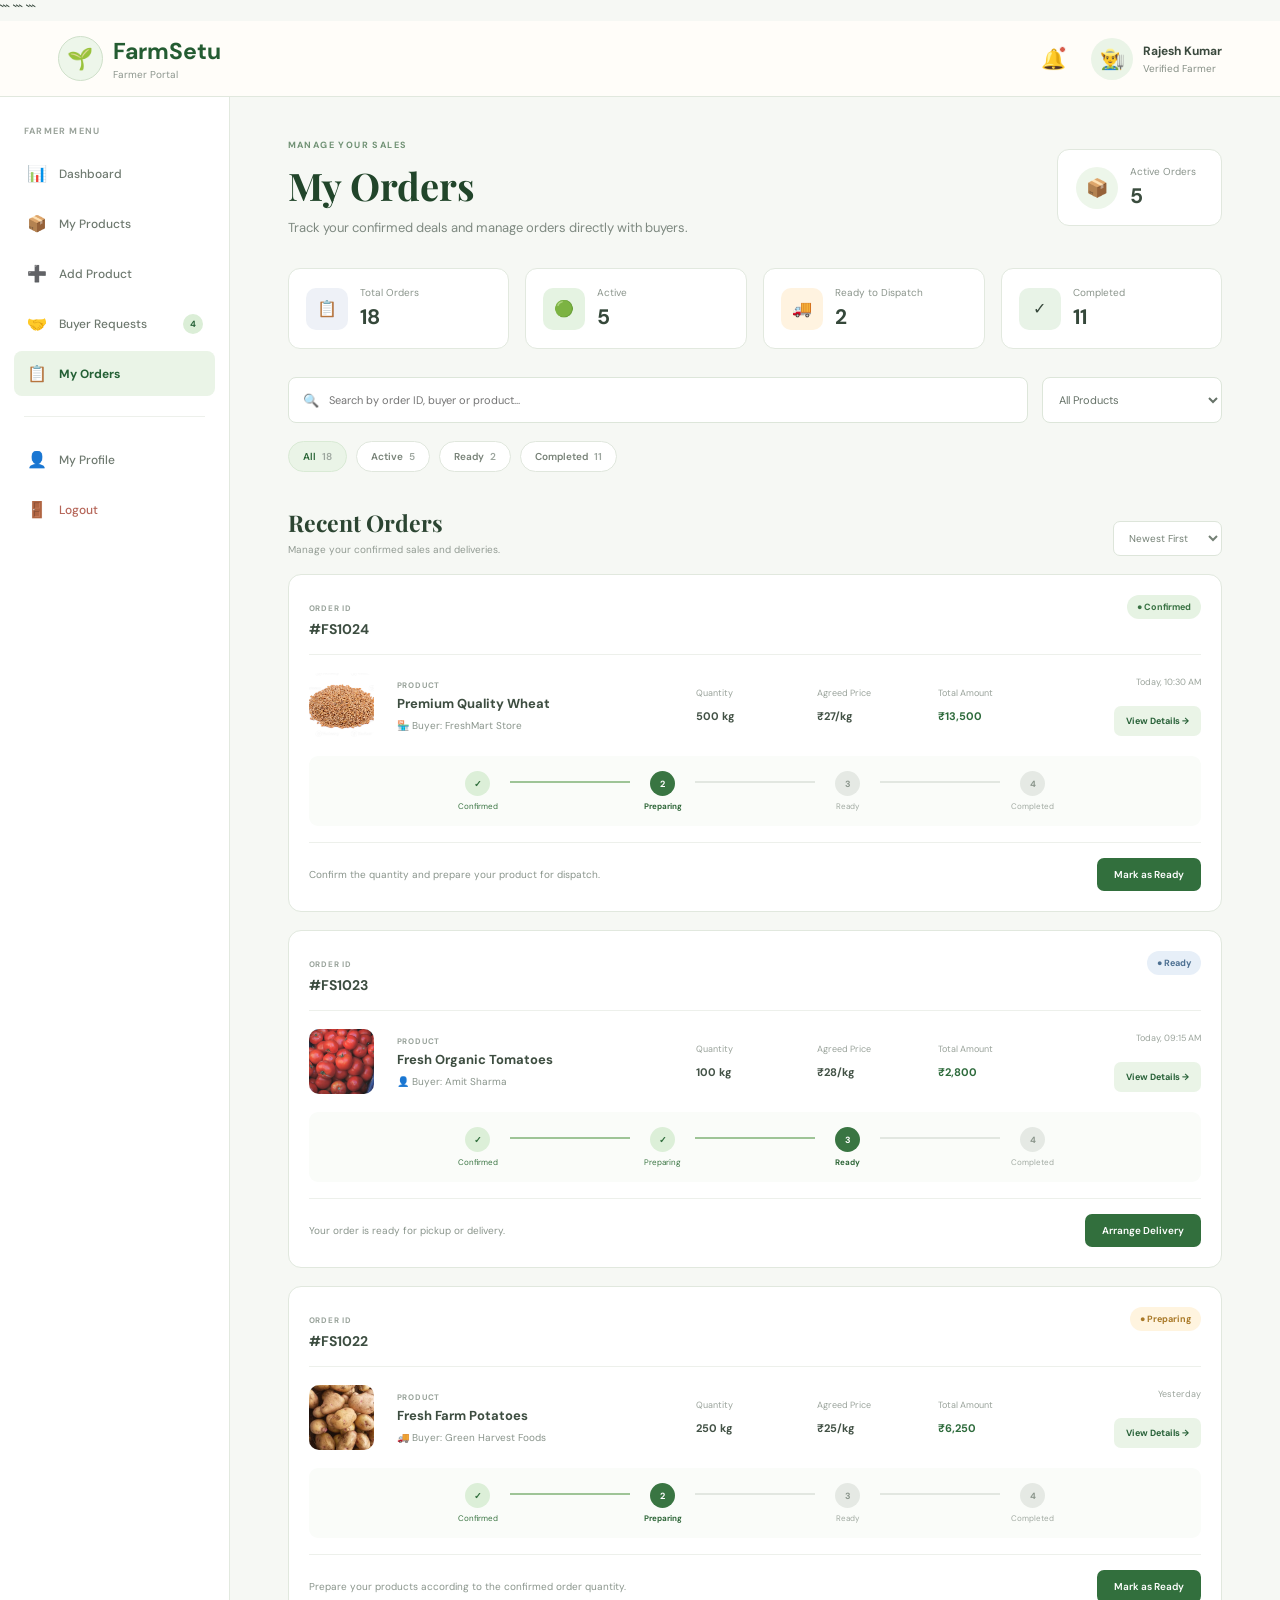
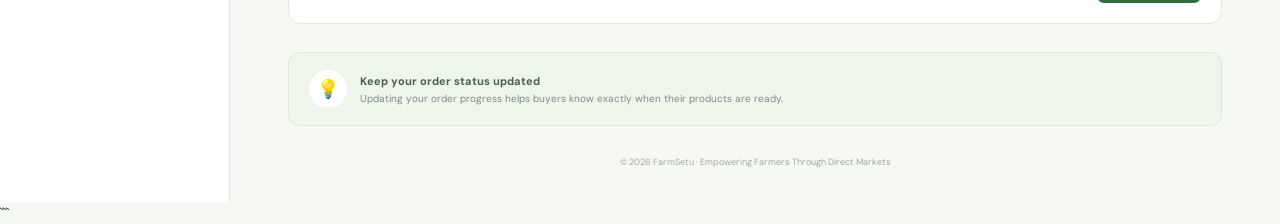
<file: orders.html>
<!DOCTYPE html>

<html lang="en">

<head>
    <meta charset="UTF-8">

```
<meta name="viewport" content="width=device-width, initial-scale=1.0">

<title>My Orders | FarmSetu</title>

<!-- Google Fonts -->
<link rel="preconnect" href="https://fonts.googleapis.com">

<link rel="preconnect" href="https://fonts.gstatic.com" crossorigin>

<link href="https://fonts.googleapis.com/css2?family=DM+Sans:wght@400;500;600;700&family=Playfair+Display:wght@600;700&display=swap"
      rel="stylesheet">

<!-- CSS -->
<link rel="stylesheet" href="orders.css">
```

</head>

<body>

```
<!-- =========================
     NAVBAR
========================== -->

<nav class="navbar">

    <!-- LOGO -->

    <a href="index.html" class="logo">

        <div class="logo-icon">
            🌱
        </div>

        <div class="logo-text">
            <h2>FarmSetu</h2>
            <p>Farmer Portal</p>
        </div>

    </a>


    <!-- RIGHT SIDE -->

    <div class="nav-right">

        <div class="notification">
            🔔
            <span></span>
        </div>


        <div class="farmer-profile">

            <div class="profile-icon">
                👨‍🌾
            </div>

            <div class="profile-info">
                <h4>Rajesh Kumar</h4>
                <p>Verified Farmer</p>
            </div>

        </div>

    </div>

</nav>



<!-- =========================
     DASHBOARD LAYOUT
========================== -->

<div class="dashboard-layout">


    <!-- =========================
         SIDEBAR
    ========================== -->

    <aside class="sidebar">

        <p class="menu-title">
            FARMER MENU
        </p>


        <a href="farmer-dashboard.html" class="menu-item">

            <span class="menu-icon">📊</span>

            Dashboard

        </a>


        <a href="my-products.html" class="menu-item">

            <span class="menu-icon">📦</span>

            My Products

        </a>


        <a href="add-product.html" class="menu-item">

            <span class="menu-icon">➕</span>

            Add Product

        </a>


        <a href="buyer-requests.html" class="menu-item">

            <span class="menu-icon">🤝</span>

            Buyer Requests

            <span class="request-count">4</span>

        </a>


        <!-- ACTIVE PAGE -->

        <a href="orders.html" class="menu-item active">

            <span class="menu-icon">📋</span>

            My Orders

        </a>


        <div class="menu-divider"></div>


        <a href="#" class="menu-item">

            <span class="menu-icon">👤</span>

            My Profile

        </a>


        <a href="index.html" class="menu-item logout">

            <span class="menu-icon">🚪</span>

            Logout

        </a>

    </aside>



    <!-- =========================
         MAIN CONTENT
    ========================== -->

    <main class="main-content">


        <!-- =========================
             PAGE HEADER
        ========================== -->

        <section class="page-header">

            <div>

                <p class="small-title">
                    MANAGE YOUR SALES
                </p>

                <h1>
                    My Orders
                </h1>

                <p class="page-description">
                    Track your confirmed deals and manage
                    orders directly with buyers.
                </p>

            </div>


            <div class="header-summary">

                <div class="summary-icon">
                    📦
                </div>

                <div>
                    <p>Active Orders</p>
                    <h2>5</h2>
                </div>

            </div>

        </section>



        <!-- =========================
             ORDER STATISTICS
        ========================== -->

        <section class="order-stats">


            <div class="stat-card">

                <div class="stat-icon total-icon">
                    📋
                </div>

                <div>
                    <p>Total Orders</p>
                    <h2>18</h2>
                </div>

            </div>



            <div class="stat-card">

                <div class="stat-icon active-icon">
                    🟢
                </div>

                <div>
                    <p>Active</p>
                    <h2>5</h2>
                </div>

            </div>



            <div class="stat-card">

                <div class="stat-icon ready-icon">
                    🚚
                </div>

                <div>
                    <p>Ready to Dispatch</p>
                    <h2>2</h2>
                </div>

            </div>



            <div class="stat-card">

                <div class="stat-icon completed-icon">
                    ✓
                </div>

                <div>
                    <p>Completed</p>
                    <h2>11</h2>
                </div>

            </div>

        </section>



        <!-- =========================
             SEARCH AND FILTER
        ========================== -->

        <section class="controls">


            <div class="search-box">

                <span>🔍</span>

                <input type="text"
                       placeholder="Search by order ID, buyer or product...">

            </div>


            <select class="filter-select">

                <option>All Products</option>

                <option>Tomatoes</option>

                <option>Potatoes</option>

                <option>Wheat</option>

                <option>Carrots</option>

            </select>

        </section>



        <!-- =========================
             ORDER FILTER TABS
        ========================== -->

        <div class="filter-tabs">

            <button class="filter-tab active">
                All
                <span>18</span>
            </button>


            <button class="filter-tab">
                Active
                <span>5</span>
            </button>


            <button class="filter-tab">
                Ready
                <span>2</span>
            </button>


            <button class="filter-tab">
                Completed
                <span>11</span>
            </button>

        </div>



        <!-- =========================
             SECTION HEADER
        ========================== -->

        <section class="orders-header">

            <div>

                <h2>
                    Recent Orders
                </h2>

                <p>
                    Manage your confirmed sales and deliveries.
                </p>

            </div>


            <select class="sort-select">

                <option>Newest First</option>

                <option>Oldest First</option>

                <option>Highest Value</option>

            </select>

        </section>



        <!-- =========================
             ORDER LIST
        ========================== -->

        <section class="orders-list">


            <!-- ORDER 1 -->

            <article class="order-card">

                <div class="order-top">

                    <div class="order-id">

                        <span class="order-label">
                            ORDER ID
                        </span>

                        <h3>
                            #FS1024
                        </h3>

                    </div>


                    <span class="status confirmed">
                        ● Confirmed
                    </span>

                </div>


                <div class="order-main">


                    <div class="product-image">

                        <img src="Images/wheat.jpeg"
                             alt="Premium Wheat">

                    </div>


                    <div class="order-info">

                        <p class="product-label">
                            PRODUCT
                        </p>

                        <h3>
                            Premium Quality Wheat
                        </h3>

                        <p class="buyer">
                            🏪 Buyer: FreshMart Store
                        </p>

                    </div>


                    <div class="order-details">

                        <div>
                            <p>Quantity</p>
                            <strong>500 kg</strong>
                        </div>

                        <div>
                            <p>Agreed Price</p>
                            <strong>₹27/kg</strong>
                        </div>

                        <div>
                            <p>Total Amount</p>
                            <strong class="amount">
                                ₹13,500
                            </strong>
                        </div>

                    </div>


                    <div class="order-actions">

                        <p class="order-date">
                            Today, 10:30 AM
                        </p>

                        <a href="#" class="details-btn">
                            View Details →
                        </a>

                    </div>

                </div>


                <div class="order-progress">

                    <div class="progress-step completed">
                        <div>✓</div>
                        <p>Confirmed</p>
                    </div>


                    <div class="progress-line active-line"></div>


                    <div class="progress-step active">
                        <div>2</div>
                        <p>Preparing</p>
                    </div>


                    <div class="progress-line"></div>


                    <div class="progress-step">
                        <div>3</div>
                        <p>Ready</p>
                    </div>


                    <div class="progress-line"></div>


                    <div class="progress-step">
                        <div>4</div>
                        <p>Completed</p>
                    </div>

                </div>


                <div class="card-bottom">

                    <p>
                        Confirm the quantity and prepare your
                        product for dispatch.
                    </p>

                    <button class="action-btn">
                        Mark as Ready
                    </button>

                </div>

            </article>



            <!-- ORDER 2 -->

            <article class="order-card">

                <div class="order-top">

                    <div class="order-id">

                        <span class="order-label">
                            ORDER ID
                        </span>

                        <h3>
                            #FS1023
                        </h3>

                    </div>


                    <span class="status ready">
                        ● Ready
                    </span>

                </div>


                <div class="order-main">


                    <div class="product-image">

                        <img src="Images/tomatoes.jpeg"
                             alt="Fresh Tomatoes">

                    </div>


                    <div class="order-info">

                        <p class="product-label">
                            PRODUCT
                        </p>

                        <h3>
                            Fresh Organic Tomatoes
                        </h3>

                        <p class="buyer">
                            👤 Buyer: Amit Sharma
                        </p>

                    </div>


                    <div class="order-details">

                        <div>
                            <p>Quantity</p>
                            <strong>100 kg</strong>
                        </div>

                        <div>
                            <p>Agreed Price</p>
                            <strong>₹28/kg</strong>
                        </div>

                        <div>
                            <p>Total Amount</p>
                            <strong class="amount">
                                ₹2,800
                            </strong>
                        </div>

                    </div>


                    <div class="order-actions">

                        <p class="order-date">
                            Today, 09:15 AM
                        </p>

                        <a href="order-details.html" class="details-btn">
                         View Details →
                        </a>

                    </div>

                </div>


                <div class="order-progress">

                    <div class="progress-step completed">
                        <div>✓</div>
                        <p>Confirmed</p>
                    </div>


                    <div class="progress-line active-line"></div>


                    <div class="progress-step completed">
                        <div>✓</div>
                        <p>Preparing</p>
                    </div>


                    <div class="progress-line active-line"></div>


                    <div class="progress-step active">
                        <div>3</div>
                        <p>Ready</p>
                    </div>


                    <div class="progress-line"></div>


                    <div class="progress-step">
                        <div>4</div>
                        <p>Completed</p>
                    </div>

                </div>


                <div class="card-bottom">

                    <p>
                        Your order is ready for pickup or delivery.
                    </p>

                    <button class="action-btn">
                        Arrange Delivery
                    </button>

                </div>

            </article>



            <!-- ORDER 3 -->

            <article class="order-card">

                <div class="order-top">

                    <div class="order-id">

                        <span class="order-label">
                            ORDER ID
                        </span>

                        <h3>
                            #FS1022
                        </h3>

                    </div>


                    <span class="status preparing">
                        ● Preparing
                    </span>

                </div>


                <div class="order-main">


                    <div class="product-image">

                        <img src="Images/potatoes.jpeg"
                             alt="Fresh Potatoes">

                    </div>


                    <div class="order-info">

                        <p class="product-label">
                            PRODUCT
                        </p>

                        <h3>
                            Fresh Farm Potatoes
                        </h3>

                        <p class="buyer">
                            🚚 Buyer: Green Harvest Foods
                        </p>

                    </div>


                    <div class="order-details">

                        <div>
                            <p>Quantity</p>
                            <strong>250 kg</strong>
                        </div>

                        <div>
                            <p>Agreed Price</p>
                            <strong>₹25/kg</strong>
                        </div>

                        <div>
                            <p>Total Amount</p>
                            <strong class="amount">
                                ₹6,250
                            </strong>
                        </div>

                    </div>


                    <div class="order-actions">

                        <p class="order-date">
                            Yesterday
                        </p>

                        <a href="#" class="details-btn">
                            View Details →
                        </a>

                    </div>

                </div>


                <div class="order-progress">

                    <div class="progress-step completed">
                        <div>✓</div>
                        <p>Confirmed</p>
                    </div>


                    <div class="progress-line active-line"></div>


                    <div class="progress-step active">
                        <div>2</div>
                        <p>Preparing</p>
                    </div>


                    <div class="progress-line"></div>


                    <div class="progress-step">
                        <div>3</div>
                        <p>Ready</p>
                    </div>


                    <div class="progress-line"></div>


                    <div class="progress-step">
                        <div>4</div>
                        <p>Completed</p>
                    </div>

                </div>


                <div class="card-bottom">

                    <p>
                        Prepare your products according to the
                        confirmed order quantity.
                    </p>

                    <button class="action-btn">
                        Mark as Ready
                    </button>

                </div>

            </article>


        </section>



        <!-- =========================
             INFO BOX
        ========================== -->

        <section class="info-box">

            <div class="info-icon">
                💡
            </div>


            <div>

                <h3>
                    Keep your order status updated
                </h3>

                <p>
                    Updating your order progress helps buyers
                    know exactly when their products are ready.
                </p>

            </div>

        </section>



        <!-- FOOTER -->

        <footer>
            © 2026 FarmSetu · Empowering Farmers Through Direct Markets
        </footer>


    </main>

</div>
```

</body>

</html>
</file>
<file: add-product.css>
/* =========================
   BASIC RESET
========================= */

* {
    margin: 0;
    padding: 0;
    box-sizing: border-box;
}


html {
    scroll-behavior: smooth;
}


body {
    font-family: "DM Sans", sans-serif;

    background-color: #f6f8f4;

    color: #2d3d31;
}


/* =========================
   NAVBAR
========================= */

.navbar {
    height: 82px;

    display: flex;
    align-items: center;
    justify-content: space-between;

    padding: 0 7%;

    background-color: #fffdf8;

    border-bottom: 1px solid #e2e9df;
}


/* LOGO */

.logo {
    display: flex;
    align-items: center;

    gap: 10px;

    text-decoration: none;
}


.logo-icon {
    width: 46px;
    height: 46px;

    display: flex;
    align-items: center;
    justify-content: center;

    border-radius: 50%;

    background-color: #edf6ea;

    border: 1px solid #c8ddc7;

    font-size: 22px;
}


.logo-text h2 {
    color: #245c32;

    font-size: 23px;
}


.logo-text p {
    margin-top: 2px;

    color: #8a948c;

    font-size: 11px;
}


/* NAV RIGHT */

.nav-right {
    display: flex;
    align-items: center;

    gap: 25px;
}


.dashboard-link {
    color: #2b6237;

    text-decoration: none;

    font-size: 13px;
    font-weight: 600;
}


.dashboard-link:hover {
    text-decoration: underline;
}


/* FARMER PROFILE */

.farmer-profile {
    display: flex;
    align-items: center;

    gap: 10px;

    padding-left: 22px;

    border-left: 1px solid #e1e8de;
}


.profile-icon {
    width: 42px;
    height: 42px;

    display: flex;
    align-items: center;
    justify-content: center;

    border-radius: 50%;

    background-color: #eaf4e7;

    font-size: 20px;
}


.farmer-profile h4 {
    margin-bottom: 3px;

    color: #35463a;

    font-size: 13px;
}


.farmer-profile p {
    color: #849087;

    font-size: 10px;
}


/* =========================
   MAIN PAGE
========================= */

.add-product-page {
    max-width: 1250px;

    margin: auto;

    padding: 55px 5% 25px;
}


/* =========================
   PAGE HEADER
========================= */

.page-header {
    display: flex;
    align-items: flex-end;
    justify-content: space-between;

    gap: 30px;

    margin-bottom: 42px;
}


.small-title {
    margin-bottom: 10px;

    color: #6e9075;

    font-size: 10px;
    font-weight: 700;

    letter-spacing: 1.4px;
}


.page-header h1 {
    margin-bottom: 10px;

    font-family: "Playfair Display", serif;

    color: #1e4027;

    font-size: 39px;
}


.page-header > div:first-child > p:last-child {
    color: #7e8980;

    font-size: 14px;
}


/* =========================
   STEPS
========================= */

.steps {
    display: flex;
    align-items: center;

    color: #9aa39b;

    font-size: 10px;
    font-weight: 600;

    white-space: nowrap;
}


.step {
    display: flex;
    align-items: center;

    gap: 7px;
}


.step span {
    width: 25px;
    height: 25px;

    display: flex;
    align-items: center;
    justify-content: center;

    border-radius: 50%;

    background-color: #e5e9e3;

    color: #879087;

    font-size: 10px;
}


.step.active {
    color: #2d6639;
}


.step.active span {
    background-color: #2d6639;

    color: white;
}


.step-line {
    width: 35px;
    height: 1px;

    margin: 0 9px;

    background-color: #dce3d9;
}


/* =========================
   FORM LAYOUT
========================= */

.form-layout {
    display: grid;

    grid-template-columns: minmax(0, 1.7fr) minmax(280px, 0.75fr);

    gap: 25px;
}


.form-left,
.form-right {
    display: flex;
    flex-direction: column;

    gap: 25px;
}


/* =========================
   FORM CARD
========================= */

.form-card {
    padding: 28px;

    background-color: white;

    border: 1px solid #e2e9df;

    border-radius: 15px;
}


/* =========================
   CARD HEADING
========================= */

.card-heading {
    display: flex;
    align-items: center;

    gap: 12px;

    margin-bottom: 27px;
}


.heading-icon {
    width: 43px;
    height: 43px;

    display: flex;
    align-items: center;
    justify-content: center;

    border-radius: 10px;

    background-color: #eef6eb;

    font-size: 19px;
}


.card-heading h2 {
    margin-bottom: 5px;

    font-family: "Playfair Display", serif;

    color: #2a4431;

    font-size: 22px;
}


.card-heading p {
    color: #8a948c;

    font-size: 11px;
}


/* =========================
   FORM GROUP
========================= */

.form-group {
    margin-bottom: 20px;
}


.form-group label {
    display: block;

    margin-bottom: 8px;

    color: #465449;

    font-size: 12px;
    font-weight: 600;
}


.form-group label span {
    color: #c75c4d;
}


.form-group input,
.form-group select,
.form-group textarea {
    width: 100%;

    border: 1px solid #dce5da;

    border-radius: 9px;

    outline: none;

    background-color: #fff;

    color: #3b4a3e;

    font-family: inherit;

    font-size: 13px;

    transition: 0.25s;
}


.form-group input,
.form-group select {
    height: 50px;

    padding: 0 14px;
}


.form-group textarea {
    height: 120px;

    padding: 14px;

    resize: vertical;

    line-height: 1.6;
}


.form-group input:focus,
.form-group select:focus,
.form-group textarea:focus {
    border-color: #2f6b3b;

    box-shadow:
        0 0 0 3px
        rgba(47, 107, 59, 0.08);
}


.form-group input::placeholder,
.form-group textarea::placeholder {
    color: #a2aaa4;
}


/* =========================
   COLUMNS
========================= */

.two-column {
    display: grid;

    grid-template-columns: 1fr 1fr;

    gap: 18px;
}


.three-column {
    display: grid;

    grid-template-columns: 1fr 0.8fr 1fr;

    gap: 15px;
}


/* =========================
   PRICE INPUT
========================= */

.price-input {
    position: relative;
}


.price-input > span {
    position: absolute;

    top: 50%;
    left: 15px;

    transform: translateY(-50%);

    color: #68766b;

    font-size: 15px;
    font-weight: 600;
}


.price-input input {
    padding-left: 35px;
}


/* =========================
   HARVEST DATE
========================= */

.harvest-group {
    max-width: 300px;

    margin-bottom: 0;
}


.input-note {
    margin-top: 7px;

    color: #929b93;

    font-size: 10px;
}


/* =========================
   UPLOAD BOX
========================= */

.upload-box {
    min-height: 240px;

    display: flex;
    flex-direction: column;
    align-items: center;
    justify-content: center;

    padding: 30px;

    border: 2px dashed #cbdac8;

    border-radius: 12px;

    background-color: #fbfdf9;

    text-align: center;

    cursor: pointer;

    transition: 0.3s;
}


.upload-box:hover {
    border-color: #4d8757;

    background-color: #f5f9f2;
}


.upload-icon {
    width: 55px;
    height: 55px;

    display: flex;
    align-items: center;
    justify-content: center;

    margin-bottom: 13px;

    border-radius: 50%;

    background-color: #eaf4e7;

    font-size: 25px;
}


.upload-box h3 {
    margin-bottom: 7px;

    color: #3d4d40;

    font-size: 14px;
}


.upload-box p {
    margin-bottom: 6px;

    color: #89938b;

    font-size: 11px;
}


.upload-box > span {
    color: #a0a8a0;

    font-size: 9px;
}


/* BROWSE BUTTON */

.browse-btn {
    margin-top: 17px;

    padding: 9px 17px;

    border: 1px solid #bcd1ba;

    border-radius: 7px;

    background-color: white;

    color: #2c6638;

    font-family: inherit;

    font-size: 11px;
    font-weight: 600;

    cursor: pointer;
}


/* =========================
   LOCATION CARD
========================= */

.location-info {
    display: flex;
    align-items: flex-start;

    gap: 8px;

    padding: 12px;

    margin-top: 5px;

    border-radius: 8px;

    background-color: #f3f7f1;
}


.location-info span {
    font-size: 12px;
}


.location-info p {
    color: #7d887f;

    font-size: 10px;

    line-height: 1.5;
}


/* =========================
   CHECK OPTIONS
========================= */

.check-option {
    display: flex;
    align-items: flex-start;

    gap: 10px;

    padding: 13px 0;

    border-bottom: 1px solid #edf1eb;

    cursor: pointer;
}


.check-option:last-child {
    border-bottom: none;
}


.check-option input {
    width: 16px;
    height: 16px;

    margin-top: 2px;

    accent-color: #2d6639;

    cursor: pointer;
}


.check-option strong {
    display: block;

    margin-bottom: 4px;

    color: #455349;

    font-size: 12px;
}


.check-option p {
    color: #8a948c;

    font-size: 10px;

    line-height: 1.4;
}


/* =========================
   TIPS CARD
========================= */

.tips-card {
    display: flex;

    gap: 12px;

    padding: 20px;

    border-radius: 14px;

    background-color: #eef6ea;

    border: 1px solid #dce9d8;
}


.tips-icon {
    font-size: 21px;
}


.tips-card h3 {
    margin-bottom: 9px;

    color: #36523d;

    font-size: 12px;
}


.tips-card ul {
    padding-left: 15px;

    color: #6f7d72;

    font-size: 10px;

    line-height: 1.8;
}


/* =========================
   FORM ACTIONS
========================= */

.form-actions {
    display: flex;
    align-items: center;
    justify-content: space-between;

    margin-top: 30px;

    padding: 20px 0;

    border-top: 1px solid #e0e7dd;
}


/* CANCEL BUTTON */

.cancel-btn {
    padding: 12px 20px;

    color: #7a857c;

    text-decoration: none;

    font-size: 12px;
    font-weight: 600;
}


/* RIGHT ACTIONS */

.action-right {
    display: flex;

    gap: 12px;
}


/* DRAFT */

.draft-btn {
    padding: 12px 20px;

    border: 1px solid #cbd8c8;

    border-radius: 8px;

    background-color: white;

    color: #35623e;

    font-family: inherit;

    font-size: 12px;
    font-weight: 600;

    cursor: pointer;

    transition: 0.25s;
}


.draft-btn:hover {
    background-color: #f1f6ef;
}


/* PUBLISH */

.publish-btn {
    padding: 13px 23px;

    border: none;

    border-radius: 8px;

    background-color: #245c32;

    color: white;

    font-family: inherit;

    font-size: 12px;
    font-weight: 600;

    cursor: pointer;

    transition: 0.3s;
}


.publish-btn span {
    margin-left: 7px;

    font-size: 15px;
}


.publish-btn:hover {
    background-color: #193f23;

    transform: translateY(-2px);
}


/* =========================
   FOOTER
========================= */

footer {
    margin-top: 25px;

    padding: 20px 0;

    text-align: center;

    border-top: 1px solid #e1e8de;
}


footer p {
    color: #9aa39b;

    font-size: 10px;
}


/* =========================
   RESPONSIVE DESIGN
========================= */

@media (max-width: 1050px) {

    .form-layout {
        grid-template-columns: 1fr;
    }


    .form-right {
        display: grid;

        grid-template-columns: 1fr 1fr;
    }


    .tips-card {
        grid-column: span 2;
    }

}


@media (max-width: 800px) {

    .navbar {
        padding: 0 5%;
    }


    .page-header {
        flex-direction: column;

        align-items: flex-start;
    }


    .steps {
        margin-top: 10px;
    }


    .farmer-profile div:last-child {
        display: none;
    }


    .farmer-profile {
        padding-left: 12px;
    }

}


@media (max-width: 600px) {

    .navbar {
        height: 70px;
    }


    .logo-icon {
        width: 42px;
        height: 42px;
    }


    .logo-text h2 {
        font-size: 20px;
    }


    .nav-right {
        gap: 12px;
    }


    .dashboard-link {
        font-size: 11px;
    }


    .add-product-page {
        padding: 35px 5% 20px;
    }


    .page-header h1 {
        font-size: 31px;
    }


    .steps {
        width: 100%;

        overflow-x: auto;
    }


    .form-card {
        padding: 20px;
    }


    .two-column,
    .three-column {
        grid-template-columns: 1fr;
    }


    .form-right {
        display: flex;
    }


    .tips-card {
        grid-column: auto;
    }


    .form-actions {
        flex-direction: column-reverse;

        align-items: stretch;

        gap: 15px;
    }


    .action-right {
        display: grid;

        grid-template-columns: 1fr 1fr;
    }


    .cancel-btn {
        text-align: center;
    }

}


@media (max-width: 420px) {

    .logo-text p {
        display: none;
    }


    .profile-icon {
        width: 36px;
        height: 36px;

        font-size: 17px;
    }


    .dashboard-link {
        font-size: 10px;
    }


    .steps {
        font-size: 9px;
    }


    .step-line {
        width: 15px;

        margin: 0 5px;
    }


    .card-heading h2 {
        font-size: 19px;
    }


    .action-right {
        grid-template-columns: 1fr;
    }

}
</file>
<file: buyer-orders.css>
/* =========================
RESET
========================= */

* {
  margin: 0;
  padding: 0;
  box-sizing: border-box;
  }

body {
font-family: "DM Sans", sans-serif;
background-color: #f6f8f4;
color: #35463a;
}

/* =========================
NAVBAR
========================= */

.navbar {
height: 76px;
display: flex;
align-items: center;
justify-content: space-between;
padding: 0 4.5%;
background-color: #fffdf9;
border-bottom: 1px solid #e1e8de;
}

.logo {
display: flex;
align-items: center;
gap: 10px;
text-decoration: none;
}

.logo-icon {
width: 45px;
height: 45px;
display: flex;
align-items: center;
justify-content: center;
border: 1px solid #cfe0ca;
border-radius: 50%;
background-color: #edf6ea;
font-size: 21px;
}

.logo-text h2 {
color: #245c32;
font-size: 23px;
}

.logo-text p {
margin-top: 2px;
color: #8d968e;
font-size: 10px;
}

/* =========================
NAV RIGHT
========================= */

.nav-right {
display: flex;
align-items: center;
gap: 25px;
}

.notification {
position: relative;
font-size: 20px;
}

.notification span {
position: absolute;
top: 0;
right: 0;
width: 7px;
height: 7px;
border: 1px solid white;
border-radius: 50%;
background-color: #d85b4a;
}

.buyer-profile {
display: flex;
align-items: center;
gap: 10px;
}

.profile-icon {
width: 42px;
height: 42px;
display: flex;
align-items: center;
justify-content: center;
border-radius: 50%;
background-color: #eaf4e7;
font-size: 19px;
}

.profile-info h4 {
margin-bottom: 3px;
color: #3a493d;
font-size: 12px;
}

.profile-info p {
color: #879087;
font-size: 10px;
}

/* =========================
MAIN LAYOUT
========================= */

.dashboard-layout {
display: flex;
min-height: calc(100vh - 76px);
}

/* =========================
SIDEBAR
========================= */

.sidebar {
width: 230px;
padding: 28px 14px;
background-color: white;
border-right: 1px solid #e2e9df;
}

.menu-title {
margin: 0 10px 14px;
color: #9aa39b;
font-size: 9px;
font-weight: 700;
letter-spacing: 1.2px;
}

.menu-item {
display: flex;
align-items: center;
gap: 11px;
margin-bottom: 5px;
padding: 12px;
border-radius: 8px;
color: #6e796f;
text-decoration: none;
font-size: 12px;
font-weight: 500;
transition: 0.25s;
}

.menu-item:hover {
background-color: #f0f6ed;
color: #286238;
}

.menu-item.active {
background-color: #eaf4e7;
color: #246035;
font-weight: 700;
}

.menu-icon {
width: 22px;
text-align: center;
font-size: 16px;
}

.request-count {
width: 20px;
height: 20px;
margin-left: auto;
display: flex;
align-items: center;
justify-content: center;
border-radius: 50%;
background-color: #dbeed7;
color: #276238;
font-size: 9px;
font-weight: 700;
}

.menu-divider {
height: 1px;
margin: 20px 10px;
background-color: #edf0eb;
}

.logout {
color: #b56558;
}

/* =========================
MAIN CONTENT
========================= */

.main-content {
flex: 1;
padding: 40px 4.5% 25px;
}

/* =========================
PAGE HEADER
========================= */

.page-header {
display: flex;
align-items: center;
justify-content: space-between;
gap: 25px;
margin-bottom: 30px;
}

.small-title {
margin-bottom: 9px;
color: #719275;
font-size: 9px;
font-weight: 700;
letter-spacing: 1.4px;
}

.page-header h1 {
margin-bottom: 8px;
font-family: "Playfair Display", serif;
color: #21452a;
font-size: 35px;
}

.page-header p {
max-width: 600px;
color: #7e8980;
font-size: 12px;
line-height: 1.6;
}

.browse-btn {
padding: 13px 19px;
border-radius: 8px;
background-color: #326f3d;
color: white;
text-decoration: none;
font-size: 10px;
font-weight: 700;
white-space: nowrap;
}

/* =========================
SUMMARY CARDS
========================= */

.summary-grid {
display: grid;
grid-template-columns: repeat(4, 1fr);
gap: 15px;
margin-bottom: 28px;
}

.summary-card {
display: flex;
align-items: center;
gap: 12px;
padding: 17px;
background-color: white;
border: 1px solid #e1e8de;
border-radius: 12px;
}

.summary-icon {
width: 42px;
height: 42px;
display: flex;
align-items: center;
justify-content: center;
border-radius: 10px;
font-size: 17px;
}

.all-icon {
background-color: #e8f0f7;
}

.preparing-icon {
background-color: #fff4df;
}

.ready-icon {
background-color: #e5eff8;
}

.completed-icon {
background-color: #e4f2e1;
color: #397442;
}

.summary-card p {
margin-bottom: 5px;
color: #8c968d;
font-size: 9px;
}

.summary-card h2 {
margin-bottom: 3px;
color: #35483a;
font-size: 21px;
}

.summary-card span {
color: #919a92;
font-size: 8px;
}

/* =========================
FILTER SECTION
========================= */

.filter-section {
display: flex;
align-items: center;
justify-content: space-between;
gap: 20px;
margin-bottom: 20px;
}

.filter-tabs {
display: flex;
align-items: center;
gap: 7px;
}

.filter-btn {
padding: 9px 13px;
border: 1px solid #dfe6dc;
border-radius: 7px;
background-color: white;
color: #748076;
font-family: inherit;
font-size: 9px;
font-weight: 600;
cursor: pointer;
}

.filter-btn span {
margin-left: 4px;
color: #9ba49c;
font-size: 8px;
}

.filter-btn.active {
border-color: #c7dfc3;
background-color: #eaf4e7;
color: #2f6d3b;
}

.sort-box {
display: flex;
align-items: center;
gap: 8px;
}

.sort-box label {
color: #8d968e;
font-size: 9px;
}

.sort-box select {
padding: 8px 10px;
border: 1px solid #dfe6dc;
border-radius: 6px;
outline: none;
background-color: white;
color: #667168;
font-family: inherit;
font-size: 9px;
}

/* =========================
ORDERS LIST
========================= */

.orders-list {
display: flex;
flex-direction: column;
gap: 16px;
}

.order-card {
overflow: hidden;
background-color: white;
border: 1px solid #e1e8de;
border-radius: 13px;
}

.order-top {
display: flex;
align-items: center;
justify-content: space-between;
gap: 20px;
padding: 20px;
}

.product-block {
display: flex;
align-items: center;
gap: 14px;
}

.product-image {
width: 70px;
height: 70px;
flex-shrink: 0;
overflow: hidden;
border-radius: 9px;
background-color: #edf4eb;
}

.product-image img {
width: 100%;
height: 100%;
object-fit: cover;
}

.category {
margin-bottom: 5px;
color: #8da58e;
font-size: 8px;
font-weight: 700;
letter-spacing: 0.8px;
}

.product-info h2 {
margin-bottom: 6px;
color: #405043;
font-size: 15px;
}

.farmer {
color: #8b968c;
font-size: 9px;
}

.status-box {
text-align: right;
}

.status {
display: inline-block;
margin-bottom: 7px;
padding: 6px 10px;
border-radius: 14px;
font-size: 9px;
font-weight: 700;
}

.preparing {
background-color: #fff4df;
color: #a97928;
}

.ready {
background-color: #e5eff8;
color: #4c7398;
}

.completed {
background-color: #e4f2e1;
color: #397442;
}

.status-box p {
color: #9ba39c;
font-size: 8px;
}

/* =========================
ORDER DETAILS
========================= */

.order-details {
display: grid;
grid-template-columns: repeat(4, 1fr);
padding: 18px 20px;
border-top: 1px solid #edf0eb;
border-bottom: 1px solid #edf0eb;
background-color: #fbfcfa;
}

.detail {
padding: 0 15px;
border-right: 1px solid #e9ede8;
}

.detail:first-child {
padding-left: 0;
}

.detail:last-child {
border-right: none;
}

.detail p {
margin-bottom: 6px;
color: #98a198;
font-size: 8px;
}

.detail h4 {
color: #465548;
font-size: 11px;
}

/* =========================
ORDER FOOTER
========================= */

.order-footer {
display: flex;
align-items: center;
justify-content: space-between;
gap: 15px;
padding: 15px 20px;
}

.order-footer p {
color: #879188;
font-size: 9px;
}

.order-footer p span {
margin-right: 5px;
color: #5d8b63;
}

.view-btn {
padding: 9px 13px;
border-radius: 6px;
background-color: #edf6ea;
color: #397442;
text-decoration: none;
font-size: 9px;
font-weight: 700;
}

.ready-footer p span {
color: #4c7398;
}

.ready-btn {
background-color: #e9f1f8;
color: #4c7398;
}

.completed-footer p span {
color: #397442;
}

.completed-btn {
background-color: #eaf4e7;
}

/* =========================
INFORMATION SECTION
========================= */

.info-section {
display: flex;
align-items: center;
gap: 15px;
margin-top: 28px;
padding: 18px 20px;
background-color: #edf6ea;
border: 1px solid #dce9d8;
border-radius: 12px;
}

.info-icon {
width: 42px;
height: 42px;
display: flex;
align-items: center;
justify-content: center;
flex-shrink: 0;
border-radius: 50%;
background-color: white;
font-size: 18px;
}

.info-text {
flex: 1;
}

.info-section h3 {
margin-bottom: 5px;
color: #405a45;
font-size: 12px;
}

.info-section p {
max-width: 700px;
color: #7c8b7e;
font-size: 9px;
line-height: 1.6;
}

.info-section a {
padding: 9px 13px;
border-radius: 6px;
background-color: white;
color: #397442;
text-decoration: none;
font-size: 9px;
font-weight: 700;
white-space: nowrap;
}

/* =========================
FOOTER
========================= */

footer {
padding: 35px 0 10px;
color: #a0a8a1;
text-align: center;
font-size: 9px;
}

/* =========================
RESPONSIVE
========================= */

@media (max-width: 1100px) {

.summary-grid {
    grid-template-columns: repeat(2, 1fr);
}

}

@media (max-width: 850px) {

.dashboard-layout {
    flex-direction: column;
}

.sidebar {
    width: 100%;
    display: flex;
    overflow-x: auto;
    padding: 12px;
}

.menu-title,
.menu-divider {
    display: none;
}

.menu-item {
    margin: 0;
    white-space: nowrap;
}

.main-content {
    padding: 32px 5%;
}

.page-header {
    align-items: flex-start;
    flex-direction: column;
}

.order-details {
    grid-template-columns: repeat(2, 1fr);
    gap: 20px;
}

.detail:nth-child(2) {
    border-right: none;
}

.info-section {
    align-items: flex-start;
    flex-wrap: wrap;
}

}

@media (max-width: 600px) {

.navbar {
    padding: 0 5%;
}

.profile-info {
    display: none;
}

.page-header h1 {
    font-size: 28px;
}

.summary-grid {
    grid-template-columns: 1fr;
}

.filter-section {
    align-items: flex-start;
    flex-direction: column;
}

.filter-tabs {
    width: 100%;
    overflow-x: auto;
}

.filter-btn {
    white-space: nowrap;
}

.order-top {
    align-items: flex-start;
    flex-direction: column;
}

.status-box {
    text-align: left;
}

.order-details {
    grid-template-columns: 1fr;
}

.detail {
    padding: 0 0 14px;
    border-right: none;
    border-bottom: 1px solid #edf0eb;
}

.detail:last-child {
    padding-bottom: 0;
    border-bottom: none;
}

.order-footer {
    align-items: flex-start;
    flex-direction: column;
}

.view-btn {
    width: 100%;
    text-align: center;
}

.info-section a {
    width: 100%;
    text-align: center;
}

}
</file>
<file: buyer-requests.css>
/* =========================
RESET
========================= */

* {
  margin: 0;
  padding: 0;
  box-sizing: border-box;
  }

body {
font-family: "DM Sans", sans-serif;
background-color: #f6f8f4;
color: #35463a;
}

/* =========================
NAVBAR
========================= */

.navbar {
height: 76px;
display: flex;
align-items: center;
justify-content: space-between;
padding: 0 4.5%;
background-color: #fffdf9;
border-bottom: 1px solid #e1e8de;
}

.logo {
display: flex;
align-items: center;
gap: 10px;
text-decoration: none;
}

.logo-icon {
width: 45px;
height: 45px;
display: flex;
align-items: center;
justify-content: center;
border-radius: 50%;
background-color: #edf6ea;
border: 1px solid #cfe0ca;
font-size: 21px;
}

.logo-text h2 {
color: #245c32;
font-size: 23px;
}

.logo-text p {
margin-top: 2px;
color: #8d968e;
font-size: 10px;
}

/* =========================
NAV RIGHT
========================= */

.nav-right {
display: flex;
align-items: center;
gap: 25px;
}

.notification {
position: relative;
font-size: 20px;
}

.notification span {
position: absolute;
top: 0;
right: 0;
width: 7px;
height: 7px;
border-radius: 50%;
background-color: #d85b4a;
border: 1px solid white;
}

.buyer-profile {
display: flex;
align-items: center;
gap: 10px;
}

.profile-icon {
width: 42px;
height: 42px;
display: flex;
align-items: center;
justify-content: center;
border-radius: 50%;
background-color: #eaf4e7;
font-size: 19px;
}

.profile-info h4 {
margin-bottom: 3px;
color: #3a493d;
font-size: 12px;
}

.profile-info p {
color: #879087;
font-size: 10px;
}

/* =========================
LAYOUT
========================= */

.dashboard-layout {
display: flex;
min-height: calc(100vh - 76px);
}

/* =========================
SIDEBAR
========================= */

.sidebar {
width: 230px;
padding: 28px 14px;
background-color: white;
border-right: 1px solid #e2e9df;
}

.menu-title {
margin: 0 10px 14px;
color: #9aa39b;
font-size: 9px;
font-weight: 700;
letter-spacing: 1.2px;
}

.menu-item {
display: flex;
align-items: center;
gap: 11px;
margin-bottom: 5px;
padding: 12px;
border-radius: 8px;
color: #6e796f;
text-decoration: none;
font-size: 12px;
font-weight: 500;
transition: 0.25s;
}

.menu-item:hover {
background-color: #f0f6ed;
color: #286238;
}

.menu-item.active {
background-color: #eaf4e7;
color: #246035;
font-weight: 700;
}

.menu-icon {
width: 22px;
text-align: center;
font-size: 16px;
}

.request-count {
width: 20px;
height: 20px;
margin-left: auto;
display: flex;
align-items: center;
justify-content: center;
border-radius: 50%;
background-color: #dbeed7;
color: #276238;
font-size: 9px;
font-weight: 700;
}

.menu-divider {
height: 1px;
margin: 20px 10px;
background-color: #edf0eb;
}

.logout {
color: #b56558;
}

/* =========================
MAIN CONTENT
========================= */

.main-content {
flex: 1;
padding: 40px 4.5% 25px;
}

/* =========================
PAGE HEADER
========================= */

.page-header {
display: flex;
align-items: center;
justify-content: space-between;
gap: 25px;
margin-bottom: 30px;
}

.small-title {
margin-bottom: 9px;
color: #719275;
font-size: 9px;
font-weight: 700;
letter-spacing: 1.4px;
}

.page-header h1 {
margin-bottom: 8px;
font-family: "Playfair Display", serif;
color: #21452a;
font-size: 35px;
}

.page-header p {
max-width: 600px;
color: #7e8980;
font-size: 12px;
line-height: 1.6;
}

.browse-btn {
padding: 13px 19px;
border-radius: 8px;
background-color: #326f3d;
color: white;
text-decoration: none;
font-size: 10px;
font-weight: 700;
white-space: nowrap;
}

/* =========================
SUMMARY CARDS
========================= */

.summary-grid {
display: grid;
grid-template-columns: repeat(4, 1fr);
gap: 15px;
margin-bottom: 28px;
}

.summary-card {
display: flex;
align-items: center;
gap: 12px;
padding: 17px;
background-color: white;
border: 1px solid #e1e8de;
border-radius: 12px;
}

.summary-icon {
width: 42px;
height: 42px;
display: flex;
align-items: center;
justify-content: center;
border-radius: 10px;
font-size: 17px;
}

.pending-icon {
background-color: #fff4df;
}

.accepted-icon {
background-color: #e4f2e1;
color: #397442;
}

.rejected-icon {
background-color: #fbe9e6;
color: #bd6458;
}

.total-icon {
background-color: #e8f0f7;
}

.summary-card p {
margin-bottom: 5px;
color: #8c968d;
font-size: 9px;
}

.summary-card h2 {
margin-bottom: 3px;
color: #35483a;
font-size: 21px;
}

.summary-card span {
color: #919a92;
font-size: 8px;
}

/* =========================
FILTER SECTION
========================= */

.filter-section {
display: flex;
align-items: center;
justify-content: space-between;
gap: 20px;
margin-bottom: 20px;
}

.filter-tabs {
display: flex;
align-items: center;
gap: 7px;
}

.filter-btn {
padding: 9px 13px;
border: 1px solid #dfe6dc;
border-radius: 7px;
background-color: white;
color: #748076;
font-family: inherit;
font-size: 9px;
font-weight: 600;
cursor: pointer;
}

.filter-btn span {
margin-left: 4px;
color: #9ba49c;
font-size: 8px;
}

.filter-btn.active {
border-color: #c7dfc3;
background-color: #eaf4e7;
color: #2f6d3b;
}

.sort-box {
display: flex;
align-items: center;
gap: 8px;
}

.sort-box label {
color: #8d968e;
font-size: 9px;
}

.sort-box select {
padding: 8px 10px;
border: 1px solid #dfe6dc;
border-radius: 6px;
outline: none;
background-color: white;
color: #667168;
font-family: inherit;
font-size: 9px;
}

/* =========================
REQUEST LIST
========================= */

.requests-list {
display: flex;
flex-direction: column;
gap: 16px;
}

.request-card {
overflow: hidden;
background-color: white;
border: 1px solid #e1e8de;
border-radius: 13px;
}

.request-top {
display: flex;
align-items: center;
justify-content: space-between;
gap: 20px;
padding: 20px;
}

.product-block {
display: flex;
align-items: center;
gap: 14px;
}

.product-image {
width: 70px;
height: 70px;
flex-shrink: 0;
overflow: hidden;
border-radius: 9px;
background-color: #edf4eb;
}

.product-image img {
width: 100%;
height: 100%;
object-fit: cover;
}

.category {
margin-bottom: 5px;
color: #8da58e;
font-size: 8px;
font-weight: 700;
letter-spacing: 0.8px;
}

.product-info h2 {
margin-bottom: 6px;
color: #405043;
font-size: 15px;
}

.farmer {
color: #8b968c;
font-size: 9px;
}

.status-box {
text-align: right;
}

.status {
display: inline-block;
margin-bottom: 7px;
padding: 6px 10px;
border-radius: 14px;
font-size: 9px;
font-weight: 700;
}

.pending {
background-color: #fff4df;
color: #a97928;
}

.accepted {
background-color: #e4f2e1;
color: #397442;
}

.rejected {
background-color: #fbe9e6;
color: #b75c51;
}

.status-box p {
color: #9ba39c;
font-size: 8px;
}

/* =========================
REQUEST DETAILS
========================= */

.request-details {
display: grid;
grid-template-columns: repeat(4, 1fr);
padding: 18px 20px;
border-top: 1px solid #edf0eb;
border-bottom: 1px solid #edf0eb;
background-color: #fbfcfa;
}

.detail {
padding: 0 15px;
border-right: 1px solid #e9ede8;
}

.detail:first-child {
padding-left: 0;
}

.detail:last-child {
border-right: none;
}

.detail p {
margin-bottom: 6px;
color: #98a198;
font-size: 8px;
}

.detail h4 {
color: #465548;
font-size: 11px;
}

/* =========================
REQUEST FOOTER
========================= */

.request-footer {
display: flex;
align-items: center;
justify-content: space-between;
gap: 15px;
padding: 15px 20px;
}

.request-footer > p {
color: #879188;
font-size: 9px;
}

.request-footer > p span {
margin-right: 5px;
color: #5d8b63;
}

.request-actions {
display: flex;
align-items: center;
gap: 15px;
}

.cancel-btn {
color: #b46a5e;
text-decoration: none;
font-size: 9px;
font-weight: 600;
}

.details-btn,
.view-order-btn,
.similar-btn {
padding: 9px 13px;
border-radius: 6px;
background-color: #edf6ea;
color: #397442;
text-decoration: none;
font-size: 9px;
font-weight: 700;
}

.accepted-footer > p span {
color: #397442;
}

.rejected-footer > p span {
color: #b85d52;
}

.similar-btn {
background-color: #f1f5ef;
}

/* =========================
HELP SECTION
========================= */

.help-section {
display: flex;
align-items: center;
gap: 15px;
margin-top: 28px;
padding: 18px 20px;
background-color: #edf6ea;
border: 1px solid #dce9d8;
border-radius: 12px;
}

.help-icon {
width: 42px;
height: 42px;
display: flex;
align-items: center;
justify-content: center;
flex-shrink: 0;
border-radius: 50%;
background-color: white;
font-size: 18px;
}

.help-section div:nth-child(2) {
flex: 1;
}

.help-section h3 {
margin-bottom: 5px;
color: #405a45;
font-size: 12px;
}

.help-section p {
max-width: 700px;
color: #7c8b7e;
font-size: 9px;
line-height: 1.6;
}

.help-section a {
padding: 9px 13px;
border-radius: 6px;
background-color: white;
color: #397442;
text-decoration: none;
font-size: 9px;
font-weight: 700;
white-space: nowrap;
}

/* =========================
FOOTER
========================= */

footer {
padding: 35px 0 10px;
color: #a0a8a1;
text-align: center;
font-size: 9px;
}

/* =========================
RESPONSIVE
========================= */

@media (max-width: 1100px) {

.summary-grid {
    grid-template-columns: repeat(2, 1fr);
}

}

@media (max-width: 850px) {

.dashboard-layout {
    flex-direction: column;
}

.sidebar {
    width: 100%;
    display: flex;
    overflow-x: auto;
    padding: 12px;
}

.menu-title,
.menu-divider {
    display: none;
}

.menu-item {
    margin: 0;
    white-space: nowrap;
}

.main-content {
    padding: 32px 5%;
}

.page-header {
    align-items: flex-start;
    flex-direction: column;
}

.request-details {
    grid-template-columns: repeat(2, 1fr);
    gap: 20px;
}

.detail:nth-child(2) {
    border-right: none;
}

.help-section {
    align-items: flex-start;
    flex-wrap: wrap;
}

}

@media (max-width: 600px) {

.navbar {
    padding: 0 5%;
}

.profile-info {
    display: none;
}

.page-header h1 {
    font-size: 28px;
}

.summary-grid {
    grid-template-columns: 1fr;
}

.filter-section {
    align-items: flex-start;
    flex-direction: column;
}

.filter-tabs {
    width: 100%;
    overflow-x: auto;
}

.filter-btn {
    white-space: nowrap;
}

.request-top {
    align-items: flex-start;
    flex-direction: column;
}

.status-box {
    text-align: left;
}

.request-details {
    grid-template-columns: 1fr;
}

.detail {
    padding: 0 0 14px;
    border-right: none;
    border-bottom: 1px solid #edf0eb;
}

.detail:last-child {
    padding-bottom: 0;
    border-bottom: none;
}

.request-footer {
    align-items: flex-start;
    flex-direction: column;
}

.request-actions {
    width: 100%;
    justify-content: space-between;
}

.accepted-footer,
.rejected-footer {
    align-items: flex-start;
}

.help-section a {
    width: 100%;
    text-align: center;
}

}
</file>
<file: my-products.css>
/* =========================
   RESET
========================= */

* {
    margin: 0;
    padding: 0;

    box-sizing: border-box;
}


body {
    font-family: "DM Sans", sans-serif;

    background-color: #f6f8f4;

    color: #35463a;
}


/* =========================
   NAVBAR
========================= */

.navbar {
    height: 76px;

    display: flex;
    align-items: center;
    justify-content: space-between;

    padding: 0 4.5%;

    background-color: #fffdf9;

    border-bottom: 1px solid #e1e8de;
}


/* LOGO */

.logo {
    display: flex;
    align-items: center;

    gap: 10px;

    text-decoration: none;
}


.logo-icon {
    width: 45px;
    height: 45px;

    display: flex;
    align-items: center;
    justify-content: center;

    border-radius: 50%;

    background-color: #edf6ea;

    border: 1px solid #cfe0ca;

    font-size: 21px;
}


.logo-text h2 {
    color: #245c32;

    font-size: 23px;
}


.logo-text p {
    margin-top: 2px;

    color: #8d968e;

    font-size: 10px;
}


/* NAV RIGHT */

.nav-right {
    display: flex;
    align-items: center;

    gap: 25px;
}


.notification {
    position: relative;

    font-size: 20px;

    cursor: pointer;
}


.notification span {
    position: absolute;

    top: 0;
    right: 0;

    width: 7px;
    height: 7px;

    border-radius: 50%;

    background-color: #d85b4a;

    border: 1px solid white;
}


/* PROFILE */

.farmer-profile {
    display: flex;
    align-items: center;

    gap: 10px;
}


.profile-icon {
    width: 42px;
    height: 42px;

    display: flex;
    align-items: center;
    justify-content: center;

    border-radius: 50%;

    background-color: #eaf4e7;

    font-size: 20px;
}


.profile-info h4 {
    margin-bottom: 3px;

    font-size: 12px;

    color: #3a493d;
}


.profile-info p {
    color: #879087;

    font-size: 10px;
}


/* =========================
   MAIN LAYOUT
========================= */

.dashboard-layout {
    display: flex;

    min-height: calc(100vh - 76px);
}


/* =========================
   SIDEBAR
========================= */

.sidebar {
    width: 230px;

    padding: 28px 14px;

    background-color: #fff;

    border-right: 1px solid #e2e9df;
}


.menu-title {
    margin: 0 10px 14px;

    color: #9aa39b;

    font-size: 9px;
    font-weight: 700;

    letter-spacing: 1.2px;
}


.menu-item {
    position: relative;

    display: flex;
    align-items: center;

    gap: 11px;

    margin-bottom: 5px;

    padding: 12px 12px;

    border-radius: 8px;

    color: #6e796f;

    text-decoration: none;

    font-size: 12px;
    font-weight: 500;

    transition: 0.25s;
}


.menu-item:hover {
    background-color: #f0f6ed;

    color: #286238;
}


.menu-item.active {
    background-color: #eaf4e7;

    color: #246035;

    font-weight: 700;
}


.menu-icon {
    width: 22px;

    text-align: center;

    font-size: 16px;
}


/* REQUEST BADGE */

.request-count {
    margin-left: auto;

    width: 20px;
    height: 20px;

    display: flex;
    align-items: center;
    justify-content: center;

    border-radius: 50%;

    background-color: #dbeed7;

    color: #276238;

    font-size: 9px;
    font-weight: 700;
}


/* DIVIDER */

.menu-divider {
    height: 1px;

    margin: 20px 10px;

    background-color: #edf0eb;
}


/* LOGOUT */

.logout {
    margin-top: 5px;

    color: #b56558;
}


.logout:hover {
    background-color: #fff1ef;

    color: #b65345;
}


/* =========================
   MAIN CONTENT
========================= */

.main-content {
    flex: 1;

    padding: 42px 4.5% 25px;
}


/* =========================
   PAGE HEADER
========================= */

.page-header {
    display: flex;
    align-items: center;
    justify-content: space-between;

    gap: 20px;

    margin-bottom: 35px;
}


.small-title {
    margin-bottom: 9px;

    color: #719275;

    font-size: 9px;
    font-weight: 700;

    letter-spacing: 1.4px;
}


.header-text h1 {
    margin-bottom: 8px;

    font-family: "Playfair Display", serif;

    color: #21452a;

    font-size: 38px;
}


.header-text > p:last-child {
    color: #7e8980;

    font-size: 13px;
}


/* ADD PRODUCT BUTTON */

.add-product-btn {
    display: flex;
    align-items: center;

    gap: 8px;

    padding: 13px 20px;

    border-radius: 8px;

    background-color: #245c32;

    color: white;

    text-decoration: none;

    font-size: 12px;
    font-weight: 600;

    transition: 0.3s;
}


.add-product-btn span {
    font-size: 19px;
    line-height: 1;
}


.add-product-btn:hover {
    background-color: #193f23;

    transform: translateY(-2px);
}


/* =========================
   STATISTICS
========================= */

.product-stats {
    display: grid;

    grid-template-columns: repeat(4, 1fr);

    gap: 16px;

    margin-bottom: 28px;
}


.stat-card {
    display: flex;
    align-items: center;

    gap: 12px;

    padding: 17px;

    background-color: white;

    border: 1px solid #e2e9df;

    border-radius: 12px;
}


.stat-icon {
    width: 42px;
    height: 42px;

    display: flex;
    align-items: center;
    justify-content: center;

    border-radius: 10px;

    background-color: #eef4ed;

    color: #4d7354;

    font-size: 18px;
}


.stat-icon.green {
    background-color: #e6f4e5;

    color: #347641;
}


.stat-icon.orange {
    background-color: #fff4df;

    color: #b7832e;
}


.stat-icon.red {
    background-color: #fff0ed;

    color: #c05f4d;
}


.stat-card p {
    margin-bottom: 4px;

    color: #8b958c;

    font-size: 10px;
}


.stat-card h2 {
    color: #35483a;

    font-size: 21px;
}


/* =========================
   SEARCH & FILTER
========================= */

.product-controls {
    display: flex;

    gap: 14px;

    margin-bottom: 20px;
}


.search-box {
    flex: 1;

    position: relative;
}


.search-box span {
    position: absolute;

    top: 50%;
    left: 15px;

    transform: translateY(-50%);

    font-size: 13px;
}


.search-box input,
.filter-box select {
    height: 46px;

    border: 1px solid #dde6da;

    border-radius: 8px;

    outline: none;

    background-color: white;

    color: #667268;

    font-family: inherit;

    font-size: 11px;
}


.search-box input {
    width: 100%;

    padding: 0 15px 0 40px;
}


.filter-box select {
    width: 170px;

    padding: 0 13px;

    cursor: pointer;
}


/* =========================
   FILTER TABS
========================= */

.filter-tabs {
    display: flex;
    align-items: center;

    gap: 9px;

    margin-bottom: 35px;
}


.filter-tab {
    padding: 8px 14px;

    border: 1px solid #e0e7dd;

    border-radius: 20px;

    background-color: white;

    color: #788278;

    font-family: inherit;

    font-size: 10px;
    font-weight: 600;

    cursor: pointer;

    transition: 0.25s;
}


.filter-tab span {
    margin-left: 4px;

    color: #9ca59e;
}


.filter-tab:hover {
    border-color: #b9d0b7;

    color: #32643d;
}


.filter-tab.active {
    border-color: #d9ead5;

    background-color: #eaf4e7;

    color: #2c6738;
}


/* =========================
   PRODUCTS HEADING
========================= */

.products-heading {
    display: flex;
    align-items: flex-end;
    justify-content: space-between;

    margin-bottom: 18px;
}


.products-heading h2 {
    margin-bottom: 5px;

    font-family: "Playfair Display", serif;

    color: #2c4532;

    font-size: 23px;
}


.products-heading p {
    color: #929b93;

    font-size: 10px;
}


.sort-select {
    padding: 9px 11px;

    border: 1px solid #dde5da;

    border-radius: 7px;

    outline: none;

    background-color: white;

    color: #748075;

    font-family: inherit;

    font-size: 10px;
}


/* =========================
   PRODUCTS GRID
========================= */

.products-grid {
    display: grid;

    grid-template-columns:
        repeat(auto-fit, minmax(245px, 1fr));

    gap: 20px;
}


/* =========================
   PRODUCT CARD
========================= */

.product-card {
    overflow: hidden;

    background-color: white;

    border: 1px solid #e1e8de;

    border-radius: 13px;

    transition: 0.3s;
}


.product-card:hover {
    transform: translateY(-4px);

    box-shadow:
        0 12px 30px
        rgba(48, 77, 55, 0.08);
}


/* PRODUCT IMAGE */

.product-image {
    position: relative;

    height: 175px;

    overflow: hidden;

    background-color: #edf2eb;
}


.product-image img {
    width: 100%;
    height: 100%;

    display: block;

    object-fit: cover;

    transition: 0.4s;
}


.product-card:hover .product-image img {
    transform: scale(1.05);
}


/* STATUS */

.status {
    position: absolute;

    top: 12px;
    left: 12px;

    padding: 6px 9px;

    border-radius: 15px;

    font-size: 9px;
    font-weight: 700;
}


.active-status {
    background-color: #e5f3e2;

    color: #357340;
}


.sold-status {
    background-color: #f5ecea;

    color: #ae6256;
}


/* PRODUCT INFO */

.product-info {
    padding: 17px;
}


.product-title {
    display: flex;
    justify-content: space-between;

    gap: 10px;
}


.category {
    margin-bottom: 5px;

    color: #79917d;

    font-size: 8px;
    font-weight: 700;

    letter-spacing: 1px;
}


.product-title h3 {
    color: #35463a;

    font-size: 14px;
    line-height: 1.4;
}


.more-btn {
    height: 25px;

    border: none;

    background: transparent;

    color: #7e887f;

    font-size: 19px;

    cursor: pointer;
}


/* LOCATION */

.product-location {
    margin-top: 11px;

    color: #929a93;

    font-size: 10px;
}


/* PRODUCT DETAILS */

.product-details {
    display: grid;

    grid-template-columns: 1fr 1fr;

    gap: 12px;

    margin-top: 17px;
    padding-top: 14px;

    border-top: 1px solid #edf0eb;
}


.product-details p {
    margin-bottom: 4px;

    color: #959e96;

    font-size: 9px;
}


.product-details strong {
    color: #315a3a;

    font-size: 14px;
}


.product-details strong span {
    color: #8e978f;

    font-size: 9px;

    font-weight: 400;
}


/* =========================
   CARD BUTTONS
========================= */

.card-buttons {
    display: grid;

    grid-template-columns: 1fr 1fr;

    gap: 9px;

    margin-top: 17px;
}


.card-buttons a {
    padding: 10px;

    border-radius: 7px;

    text-align: center;

    text-decoration: none;

    font-size: 10px;
    font-weight: 600;
}


.edit-btn {
    border: 1px solid #d5e1d2;

    background-color: #fff;

    color: #47704e;
}


.view-btn {
    background-color: #eaf4e7;

    color: #286138;
}


.restock-btn {
    border: 1px solid #e5d2cc;

    background-color: #fff8f6;

    color: #aa6357;
}


/* =========================
   SOLD CARD
========================= */

.sold-card {
    opacity: 0.8;
}


.sold-card .product-image img {
    filter: grayscale(20%);
}


/* =========================
   ADD PRODUCT CARD
========================= */

.add-card {
    min-height: 400px;

    display: flex;
    flex-direction: column;
    align-items: center;
    justify-content: center;

    padding: 25px;

    border: 2px dashed #c9dac6;

    border-radius: 13px;

    background-color: #fbfdf9;

    color: #527058;

    text-align: center;

    text-decoration: none;

    transition: 0.3s;
}


.add-card:hover {
    border-color: #55915f;

    background-color: #f3f8f1;
}


.add-circle {
    width: 52px;
    height: 52px;

    display: flex;
    align-items: center;
    justify-content: center;

    margin-bottom: 15px;

    border-radius: 50%;

    background-color: #e8f3e5;

    color: #2d6a3a;

    font-size: 28px;
}


.add-card h3 {
    margin-bottom: 8px;

    color: #426047;

    font-size: 14px;
}


.add-card p {
    max-width: 210px;

    margin-bottom: 18px;

    color: #8c968d;

    font-size: 10px;

    line-height: 1.6;
}


.add-card > span {
    color: #2d6739;

    font-size: 10px;
    font-weight: 700;
}


/* =========================
   BOTTOM INFORMATION
========================= */

.bottom-info {
    display: flex;
    align-items: center;

    gap: 9px;

    margin-top: 30px;
    padding: 13px 16px;

    border-radius: 9px;

    background-color: #eef6eb;

    color: #748076;

    font-size: 10px;
}


/* =========================
   FOOTER
========================= */

footer {
    padding: 30px 0 10px;

    color: #a0a8a1;

    text-align: center;

    font-size: 9px;
}


/* =========================
   RESPONSIVE DESIGN
========================= */

@media (max-width: 1100px) {

    .product-stats {
        grid-template-columns: repeat(2, 1fr);
    }


    .sidebar {
        width: 205px;
    }

}


@media (max-width: 800px) {

    .dashboard-layout {
        flex-direction: column;
    }


    .sidebar {
        width: 100%;

        display: flex;

        overflow-x: auto;

        padding: 12px;
    }


    .menu-title,
    .menu-divider {
        display: none;
    }


    .menu-item {
        margin: 0;

        white-space: nowrap;
    }


    .logout {
        margin-top: 0;
    }


    .main-content {
        padding: 35px 5%;
    }

}


@media (max-width: 600px) {

    .navbar {
        padding: 0 5%;
    }


    .profile-info {
        display: none;
    }


    .nav-right {
        gap: 15px;
    }


    .page-header {
        flex-direction: column;

        align-items: flex-start;
    }


    .header-text h1 {
        font-size: 31px;
    }


    .product-stats {
        grid-template-columns: 1fr;
    }


    .product-controls {
        flex-direction: column;
    }


    .filter-box select {
        width: 100%;
    }


    .filter-tabs {
        overflow-x: auto;

        padding-bottom: 5px;

        white-space: nowrap;
    }


    .products-heading {
        align-items: flex-start;

        flex-direction: column;

        gap: 13px;
    }

}
</file>
<file: order-details.css>
/* =========================
RESET
========================= */

* {
  margin: 0;
  padding: 0;
  box-sizing: border-box;
  }

body {
font-family: "DM Sans", sans-serif;
background-color: #f6f8f4;
color: #35463a;
}

/* =========================
NAVBAR
========================= */

.navbar {
height: 76px;
display: flex;
align-items: center;
justify-content: space-between;
padding: 0 4.5%;
background-color: #fffdf9;
border-bottom: 1px solid #e1e8de;
}

.logo {
display: flex;
align-items: center;
gap: 10px;
text-decoration: none;
}

.logo-icon {
width: 45px;
height: 45px;
display: flex;
align-items: center;
justify-content: center;
border-radius: 50%;
background-color: #edf6ea;
border: 1px solid #cfe0ca;
font-size: 21px;
}

.logo-text h2 {
color: #245c32;
font-size: 23px;
}

.logo-text p {
margin-top: 2px;
color: #8d968e;
font-size: 10px;
}

/* =========================
NAV RIGHT
========================= */

.nav-right {
display: flex;
align-items: center;
gap: 25px;
}

.notification {
position: relative;
font-size: 20px;
}

.notification span {
position: absolute;
top: 0;
right: 0;
width: 7px;
height: 7px;
border-radius: 50%;
background-color: #d85b4a;
border: 1px solid white;
}

.farmer-profile {
display: flex;
align-items: center;
gap: 10px;
}

.profile-icon {
width: 42px;
height: 42px;
display: flex;
align-items: center;
justify-content: center;
border-radius: 50%;
background-color: #eaf4e7;
font-size: 20px;
}

.profile-info h4 {
margin-bottom: 3px;
font-size: 12px;
color: #3a493d;
}

.profile-info p {
color: #879087;
font-size: 10px;
}

/* =========================
LAYOUT
========================= */

.dashboard-layout {
display: flex;
min-height: calc(100vh - 76px);
}

/* =========================
SIDEBAR
========================= */

.sidebar {
width: 230px;
padding: 28px 14px;
background-color: white;
border-right: 1px solid #e2e9df;
}

.menu-title {
margin: 0 10px 14px;
color: #9aa39b;
font-size: 9px;
font-weight: 700;
letter-spacing: 1.2px;
}

.menu-item {
display: flex;
align-items: center;
gap: 11px;
margin-bottom: 5px;
padding: 12px;
border-radius: 8px;
color: #6e796f;
text-decoration: none;
font-size: 12px;
font-weight: 500;
transition: 0.25s;
}

.menu-item:hover {
background-color: #f0f6ed;
color: #286238;
}

.menu-item.active {
background-color: #eaf4e7;
color: #246035;
font-weight: 700;
}

.menu-icon {
width: 22px;
text-align: center;
font-size: 16px;
}

.request-count {
width: 20px;
height: 20px;
margin-left: auto;
display: flex;
align-items: center;
justify-content: center;
border-radius: 50%;
background-color: #dbeed7;
color: #276238;
font-size: 9px;
font-weight: 700;
}

.menu-divider {
height: 1px;
margin: 20px 10px;
background-color: #edf0eb;
}

.logout {
color: #b56558;
}

/* =========================
MAIN CONTENT
========================= */

.main-content {
flex: 1;
padding: 32px 4.5% 25px;
}

/* =========================
BACK BUTTON
========================= */

.back-btn {
display: inline-block;
margin-bottom: 25px;
color: #55715b;
text-decoration: none;
font-size: 11px;
font-weight: 600;
}

.back-btn:hover {
color: #286138;
}

/* =========================
PAGE HEADER
========================= */

.page-header {
display: flex;
align-items: center;
justify-content: space-between;
gap: 25px;
margin-bottom: 30px;
}

.small-title,
.section-label {
margin-bottom: 8px;
color: #719275;
font-size: 9px;
font-weight: 700;
letter-spacing: 1.3px;
}

.page-header h1 {
margin-bottom: 7px;
font-family: "Playfair Display", serif;
color: #21452a;
font-size: 36px;
}

.order-date {
color: #8c968d;
font-size: 11px;
}

/* =========================
HEADER STATUS
========================= */

.header-status {
display: flex;
align-items: center;
gap: 12px;
min-width: 180px;
padding: 15px 18px;
background-color: white;
border: 1px solid #dfe8dc;
border-radius: 12px;
}

.status-dot {
width: 10px;
height: 10px;
border-radius: 50%;
background-color: #4e9a5a;
}

.header-status p {
margin-bottom: 4px;
color: #929b93;
font-size: 9px;
}

.header-status h3 {
color: #356b3e;
font-size: 13px;
}

/* =========================
PROGRESS SECTION
========================= */

.progress-section {
margin-bottom: 25px;
padding: 24px;
background-color: white;
border: 1px solid #e1e8de;
border-radius: 13px;
}

.progress-section h2 {
margin-bottom: 25px;
font-family: "Playfair Display", serif;
color: #314837;
font-size: 20px;
}

.progress-tracker {
display: flex;
align-items: flex-start;
justify-content: space-between;
}

.tracker-item {
flex: 1;
display: flex;
align-items: flex-start;
gap: 10px;
color: #9ca59d;
}

.tracker-circle {
min-width: 30px;
height: 30px;
display: flex;
align-items: center;
justify-content: center;
border-radius: 50%;
background-color: #e5e9e4;
color: #89938b;
font-size: 10px;
font-weight: 700;
}

.tracker-text h4 {
margin-bottom: 4px;
font-size: 10px;
}

.tracker-text p {
font-size: 8px;
line-height: 1.4;
}

.tracker-item.completed {
color: #397442;
}

.tracker-item.completed .tracker-circle {
background-color: #dcefd8;
color: #2f6d3b;
}

.tracker-item.active {
color: #2f6739;
}

.tracker-item.active .tracker-circle {
background-color: #397542;
color: white;
}

.tracker-line {
flex: 1;
max-width: 60px;
height: 2px;
margin: 14px 10px 0;
background-color: #e1e7df;
}

.active-line {
background-color: #9ec497;
}

/* =========================
DETAILS GRID
========================= */

.details-grid {
display: grid;
grid-template-columns: minmax(0, 1.7fr) minmax(280px, 0.9fr);
gap: 22px;
}

.left-column,
.right-column {
display: flex;
flex-direction: column;
gap: 22px;
}

/* =========================
DETAIL CARD
========================= */

.detail-card {
padding: 23px;
background-color: white;
border: 1px solid #e1e8de;
border-radius: 13px;
}

.card-heading {
margin-bottom: 20px;
}

.card-heading h2,
.detail-card > h2 {
font-family: "Playfair Display", serif;
color: #314837;
font-size: 20px;
}

/* =========================
PRODUCT DETAILS
========================= */

.product-details {
display: flex;
align-items: center;
gap: 17px;
padding-bottom: 20px;
border-bottom: 1px solid #edf0eb;
}

.product-image {
width: 90px;
height: 90px;
overflow: hidden;
border-radius: 10px;
background-color: #edf4eb;
}

.product-image img {
width: 100%;
height: 100%;
object-fit: cover;
}

.product-info h3 {
margin-bottom: 6px;
color: #3b4c3e;
font-size: 15px;
}

.product-info p {
margin-bottom: 9px;
color: #8b958c;
font-size: 10px;
}

.product-info span {
padding: 5px 9px;
border-radius: 15px;
background-color: #eef6eb;
color: #527158;
font-size: 9px;
}

.product-data {
display: grid;
grid-template-columns: repeat(3, 1fr);
gap: 12px;
padding-top: 20px;
}

.data-item p {
margin-bottom: 6px;
color: #98a198;
font-size: 9px;
}

.data-item strong {
color: #465548;
font-size: 12px;
}

.total-amount {
color: #2f6d3b !important;
}

/* =========================
DELIVERY DETAILS
========================= */

.delivery-list {
display: flex;
flex-direction: column;
gap: 17px;
}

.delivery-item {
display: flex;
align-items: center;
gap: 13px;
}

.delivery-icon {
width: 38px;
height: 38px;
display: flex;
align-items: center;
justify-content: center;
border-radius: 9px;
background-color: #eef5eb;
font-size: 16px;
}

.delivery-item p {
margin-bottom: 4px;
color: #98a198;
font-size: 9px;
}

.delivery-item h4 {
color: #465548;
font-size: 11px;
}

/* =========================
PAYMENT DETAILS
========================= */

.payment-box {
display: grid;
grid-template-columns: repeat(3, 1fr);
gap: 15px;
}

.payment-box p {
margin-bottom: 7px;
color: #98a198;
font-size: 9px;
}

.payment-box h4 {
color: #465548;
font-size: 11px;
}

.payment-box h3 {
color: #2f6d3b;
font-size: 16px;
}

.payment-status {
padding: 5px 9px;
border-radius: 15px;
background-color: #fff4df;
color: #a97928;
font-size: 9px;
font-weight: 700;
}

/* =========================
BUYER CARD
========================= */

.buyer-card > h2 {
margin-bottom: 20px;
}

.buyer-profile {
display: flex;
align-items: center;
gap: 12px;
padding-bottom: 18px;
border-bottom: 1px solid #edf0eb;
}

.buyer-avatar {
width: 45px;
height: 45px;
display: flex;
align-items: center;
justify-content: center;
border-radius: 50%;
background-color: #dcefd8;
color: #356b3e;
font-size: 12px;
font-weight: 700;
}

.buyer-profile h3 {
margin-bottom: 4px;
color: #405043;
font-size: 13px;
}

.buyer-profile p {
color: #8f998f;
font-size: 9px;
}

.buyer-information {
display: flex;
flex-direction: column;
gap: 15px;
padding: 20px 0;
}

.buyer-information > div {
display: flex;
align-items: flex-start;
gap: 10px;
}

.buyer-information > div > span {
font-size: 13px;
}

.buyer-information p {
margin-bottom: 4px;
color: #98a198;
font-size: 9px;
}

.buyer-information h4 {
color: #465548;
font-size: 10px;
}

.contact-btn {
width: 100%;
padding: 11px;
border: 1px solid #c9ddc5;
border-radius: 7px;
background-color: #f6fbf4;
color: #326f3d;
font-family: inherit;
font-size: 10px;
font-weight: 700;
cursor: pointer;
}

/* =========================
ACTION CARD
========================= */

.action-card {
padding: 25px;
text-align: center;
background-color: #eef6eb;
border: 1px solid #dce9d8;
border-radius: 13px;
}

.action-icon {
width: 48px;
height: 48px;
display: flex;
align-items: center;
justify-content: center;
margin: 0 auto 13px;
border-radius: 50%;
background-color: white;
font-size: 21px;
}

.action-card h2 {
margin-bottom: 8px;
font-family: "Playfair Display", serif;
color: #36523b;
font-size: 19px;
}

.action-card p {
margin-bottom: 18px;
color: #7c8c7e;
font-size: 10px;
line-height: 1.6;
}

.primary-btn,
.secondary-btn {
width: 100%;
padding: 11px;
border-radius: 7px;
font-family: inherit;
font-size: 10px;
font-weight: 700;
cursor: pointer;
}

.primary-btn {
margin-bottom: 9px;
border: none;
background-color: #326f3d;
color: white;
}

.secondary-btn {
border: 1px solid #d6e3d2;
background-color: white;
color: #6b7d6e;
}

/* =========================
HELP CARD
========================= */

.help-card {
display: flex;
align-items: flex-start;
gap: 11px;
padding: 16px;
background-color: white;
border: 1px solid #e1e8de;
border-radius: 11px;
}

.help-card span {
font-size: 17px;
}

.help-card h4 {
margin-bottom: 4px;
color: #4b5b4e;
font-size: 10px;
}

.help-card p {
color: #909a91;
font-size: 9px;
line-height: 1.5;
}

/* =========================
FOOTER
========================= */

footer {
padding: 30px 0 10px;
color: #a0a8a1;
text-align: center;
font-size: 9px;
}

/* =========================
RESPONSIVE
========================= */

@media (max-width: 1150px) {

.details-grid {
    grid-template-columns: 1fr;
}

.right-column {
    display: grid;
    grid-template-columns: repeat(2, 1fr);
}

.help-card {
    grid-column: 1 / 3;
}

}

@media (max-width: 850px) {

.dashboard-layout {
    flex-direction: column;
}

.sidebar {
    width: 100%;
    display: flex;
    overflow-x: auto;
    padding: 12px;
}

.menu-title,
.menu-divider {
    display: none;
}

.menu-item {
    margin: 0;
    white-space: nowrap;
}

.main-content {
    padding: 30px 5%;
}

.page-header {
    align-items: flex-start;
    flex-direction: column;
}

.progress-tracker {
    flex-direction: column;
    gap: 10px;
}

.tracker-item {
    width: 100%;
}

.tracker-line {
    width: 2px;
    height: 25px;
    margin: 0 0 0 14px;
}

.right-column {
    display: flex;
}

.help-card {
    width: 100%;
}

}

@media (max-width: 600px) {

.profile-info {
    display: none;
}

.navbar {
    padding: 0 5%;
}

.page-header h1 {
    font-size: 29px;
}

.product-data,
.payment-box {
    grid-template-columns: 1fr;
    gap: 18px;
}

.product-details {
    align-items: flex-start;
    flex-direction: column;
}

}
</file>
<file: orders.css>
/* =========================
RESET
========================= */

* {
  margin: 0;
  padding: 0;
  box-sizing: border-box;
  }

body {
font-family: "DM Sans", sans-serif;
background-color: #f6f8f4;
color: #35463a;
}

/* =========================
NAVBAR
========================= */

.navbar {
height: 76px;
display: flex;
align-items: center;
justify-content: space-between;
padding: 0 4.5%;
background-color: #fffdf9;
border-bottom: 1px solid #e1e8de;
}

.logo {
display: flex;
align-items: center;
gap: 10px;
text-decoration: none;
}

.logo-icon {
width: 45px;
height: 45px;
display: flex;
align-items: center;
justify-content: center;
border-radius: 50%;
background-color: #edf6ea;
border: 1px solid #cfe0ca;
font-size: 21px;
}

.logo-text h2 {
color: #245c32;
font-size: 23px;
}

.logo-text p {
margin-top: 2px;
color: #8d968e;
font-size: 10px;
}

/* =========================
NAV RIGHT
========================= */

.nav-right {
display: flex;
align-items: center;
gap: 25px;
}

.notification {
position: relative;
font-size: 20px;
cursor: pointer;
}

.notification span {
position: absolute;
top: 0;
right: 0;
width: 7px;
height: 7px;
border-radius: 50%;
background-color: #d85b4a;
border: 1px solid white;
}

.farmer-profile {
display: flex;
align-items: center;
gap: 10px;
}

.profile-icon {
width: 42px;
height: 42px;
display: flex;
align-items: center;
justify-content: center;
border-radius: 50%;
background-color: #eaf4e7;
font-size: 20px;
}

.profile-info h4 {
margin-bottom: 3px;
font-size: 12px;
color: #3a493d;
}

.profile-info p {
color: #879087;
font-size: 10px;
}

/* =========================
DASHBOARD LAYOUT
========================= */

.dashboard-layout {
display: flex;
min-height: calc(100vh - 76px);
}

/* =========================
SIDEBAR
========================= */

.sidebar {
width: 230px;
padding: 28px 14px;
background-color: white;
border-right: 1px solid #e2e9df;
}

.menu-title {
margin: 0 10px 14px;
color: #9aa39b;
font-size: 9px;
font-weight: 700;
letter-spacing: 1.2px;
}

.menu-item {
display: flex;
align-items: center;
gap: 11px;
margin-bottom: 5px;
padding: 12px;
border-radius: 8px;
color: #6e796f;
text-decoration: none;
font-size: 12px;
font-weight: 500;
transition: 0.25s;
}

.menu-item:hover {
background-color: #f0f6ed;
color: #286238;
}

.menu-item.active {
background-color: #eaf4e7;
color: #246035;
font-weight: 700;
}

.menu-icon {
width: 22px;
text-align: center;
font-size: 16px;
}

.request-count {
width: 20px;
height: 20px;
margin-left: auto;
display: flex;
align-items: center;
justify-content: center;
border-radius: 50%;
background-color: #dbeed7;
color: #276238;
font-size: 9px;
font-weight: 700;
}

.menu-divider {
height: 1px;
margin: 20px 10px;
background-color: #edf0eb;
}

.logout {
color: #b56558;
}

.logout:hover {
background-color: #fff1ef;
color: #b65345;
}

/* =========================
MAIN CONTENT
========================= */

.main-content {
flex: 1;
padding: 42px 4.5% 25px;
}

/* =========================
PAGE HEADER
========================= */

.page-header {
display: flex;
align-items: center;
justify-content: space-between;
gap: 30px;
margin-bottom: 32px;
}

.small-title {
margin-bottom: 9px;
color: #719275;
font-size: 9px;
font-weight: 700;
letter-spacing: 1.4px;
}

.page-header h1 {
margin-bottom: 8px;
font-family: "Playfair Display", serif;
color: #21452a;
font-size: 38px;
}

.page-description {
color: #7e8980;
font-size: 13px;
}

/* =========================
HEADER SUMMARY
========================= */

.header-summary {
min-width: 165px;
display: flex;
align-items: center;
gap: 12px;
padding: 15px 18px;
border-radius: 12px;
background-color: white;
border: 1px solid #e1e8de;
}

.summary-icon {
width: 42px;
height: 42px;
display: flex;
align-items: center;
justify-content: center;
border-radius: 50%;
background-color: #edf6ea;
font-size: 18px;
}

.header-summary p {
margin-bottom: 4px;
color: #8a948c;
font-size: 10px;
}

.header-summary h2 {
color: #3a4c3e;
font-size: 21px;
}

/* =========================
ORDER STATISTICS
========================= */

.order-stats {
display: grid;
grid-template-columns: repeat(4, 1fr);
gap: 16px;
margin-bottom: 28px;
}

.stat-card {
display: flex;
align-items: center;
gap: 12px;
padding: 17px;
background-color: white;
border: 1px solid #e2e9df;
border-radius: 12px;
}

.stat-icon {
width: 42px;
height: 42px;
display: flex;
align-items: center;
justify-content: center;
border-radius: 10px;
font-size: 16px;
}

.total-icon {
background-color: #eef1f7;
}

.active-icon {
background-color: #e5f3e2;
}

.ready-icon {
background-color: #fff3e0;
}

.completed-icon {
background-color: #e8f3e7;
}

.stat-card p {
margin-bottom: 4px;
color: #8b958c;
font-size: 10px;
}

.stat-card h2 {
color: #35483a;
font-size: 21px;
}

/* =========================
SEARCH AND FILTER
========================= */

.controls {
display: flex;
gap: 14px;
margin-bottom: 18px;
}

.search-box {
position: relative;
flex: 1;
}

.search-box span {
position: absolute;
top: 50%;
left: 15px;
transform: translateY(-50%);
font-size: 13px;
}

.search-box input,
.filter-select {
height: 46px;
border: 1px solid #dde6da;
border-radius: 8px;
outline: none;
background-color: white;
color: #667268;
font-family: inherit;
font-size: 11px;
}

.search-box input {
width: 100%;
padding: 0 15px 0 40px;
}

.filter-select {
width: 180px;
padding: 0 12px;
}

/* =========================
FILTER TABS
========================= */

.filter-tabs {
display: flex;
gap: 9px;
margin-bottom: 35px;
}

.filter-tab {
padding: 8px 14px;
border: 1px solid #e0e7dd;
border-radius: 20px;
background-color: white;
color: #788278;
font-family: inherit;
font-size: 10px;
font-weight: 600;
cursor: pointer;
transition: 0.25s;
}

.filter-tab span {
margin-left: 4px;
color: #9ca59e;
}

.filter-tab:hover {
border-color: #b9d0b7;
color: #32643d;
}

.filter-tab.active {
border-color: #d9ead5;
background-color: #eaf4e7;
color: #2c6738;
}

/* =========================
ORDERS HEADER
========================= */

.orders-header {
display: flex;
align-items: flex-end;
justify-content: space-between;
margin-bottom: 18px;
}

.orders-header h2 {
margin-bottom: 5px;
font-family: "Playfair Display", serif;
color: #2c4532;
font-size: 23px;
}

.orders-header p {
color: #929b93;
font-size: 10px;
}

.sort-select {
padding: 9px 11px;
border: 1px solid #dde5da;
border-radius: 7px;
outline: none;
background-color: white;
color: #748075;
font-family: inherit;
font-size: 10px;
}

/* =========================
ORDERS LIST
========================= */

.orders-list {
display: flex;
flex-direction: column;
gap: 18px;
}

/* =========================
ORDER CARD
========================= */

.order-card {
padding: 20px;
background-color: white;
border: 1px solid #e1e8de;
border-radius: 13px;
transition: 0.3s;
}

.order-card:hover {
transform: translateY(-2px);
box-shadow: 0 10px 25px rgba(48, 77, 55, 0.06);
}

/* =========================
ORDER TOP
========================= */

.order-top {
display: flex;
align-items: flex-start;
justify-content: space-between;
padding-bottom: 16px;
border-bottom: 1px solid #edf0eb;
}

.order-label {
color: #99a39b;
font-size: 8px;
font-weight: 700;
letter-spacing: 0.8px;
}

.order-id h3 {
margin-top: 4px;
color: #3c4d40;
font-size: 14px;
}

.status {
padding: 6px 10px;
border-radius: 15px;
font-size: 9px;
font-weight: 700;
}

.confirmed {
background-color: #e6f3e3;
color: #397243;
}

.preparing {
background-color: #fff4df;
color: #a97928;
}

.ready {
background-color: #e7eff8;
color: #4d7092;
}

/* =========================
ORDER MAIN
========================= */

.order-main {
display: grid;
grid-template-columns: 70px minmax(160px, 1.2fr) 1.5fr 135px;
align-items: center;
gap: 18px;
padding: 18px 0;
}

/* PRODUCT IMAGE */

.product-image {
width: 65px;
height: 65px;
overflow: hidden;
border-radius: 10px;
background-color: #eef3eb;
}

.product-image img {
width: 100%;
height: 100%;
object-fit: cover;
}

/* ORDER INFORMATION */

.product-label {
margin-bottom: 5px;
color: #99a39b;
font-size: 8px;
font-weight: 700;
letter-spacing: 0.8px;
}

.order-info h3 {
margin-bottom: 7px;
color: #3d4d40;
font-size: 13px;
}

.buyer {
color: #89948b;
font-size: 10px;
}

/* =========================
ORDER DETAILS
========================= */

.order-details {
display: grid;
grid-template-columns: repeat(3, 1fr);
gap: 10px;
}

.order-details p {
margin-bottom: 5px;
color: #9aa39b;
font-size: 9px;
}

.order-details strong {
color: #435246;
font-size: 11px;
}

.amount {
color: #2e6b3c !important;
}

/* =========================
ORDER ACTIONS
========================= */

.order-actions {
display: flex;
flex-direction: column;
align-items: flex-end;
gap: 18px;
}

.order-date {
color: #9ca59d;
font-size: 9px;
text-align: right;
}

.details-btn {
padding: 9px 12px;
border-radius: 7px;
background-color: #eaf4e7;
color: #286138;
text-decoration: none;
font-size: 9px;
font-weight: 700;
white-space: nowrap;
transition: 0.25s;
}

.details-btn:hover {
background-color: #dcecd8;
}

/* =========================
ORDER PROGRESS
========================= */

.order-progress {
display: flex;
align-items: center;
justify-content: center;
padding: 15px 5%;
background-color: #fafcf9;
border-radius: 9px;
}

.progress-step {
display: flex;
flex-direction: column;
align-items: center;
min-width: 65px;
color: #a1aaa2;
}

.progress-step div {
width: 25px;
height: 25px;
display: flex;
align-items: center;
justify-content: center;
margin-bottom: 5px;
border-radius: 50%;
background-color: #e5e9e4;
color: #8a958b;
font-size: 9px;
font-weight: 700;
}

.progress-step p {
font-size: 8px;
text-align: center;
}

.progress-step.completed {
color: #397442;
}

.progress-step.completed div {
background-color: #dcefd8;
color: #2f6d3b;
}

.progress-step.active {
color: #2f6739;
font-weight: 700;
}

.progress-step.active div {
background-color: #397542;
color: white;
}

.progress-line {
flex: 1;
max-width: 120px;
height: 2px;
margin-bottom: 18px;
background-color: #e2e7e1;
}

.progress-line.active-line {
background-color: #9ec497;
}

/* =========================
CARD BOTTOM
========================= */

.card-bottom {
display: flex;
align-items: center;
justify-content: space-between;
gap: 20px;
margin-top: 16px;
padding-top: 15px;
border-top: 1px solid #edf0eb;
}

.card-bottom p {
color: #8a958c;
font-size: 10px;
}

.action-btn {
padding: 10px 17px;
border: none;
border-radius: 7px;
background-color: #326f3d;
color: white;
font-family: inherit;
font-size: 10px;
font-weight: 600;
cursor: pointer;
white-space: nowrap;
transition: 0.25s;
}

.action-btn:hover {
background-color: #245a30;
}

/* =========================
INFO BOX
========================= */

.info-box {
display: flex;
align-items: center;
gap: 13px;
margin-top: 28px;
padding: 17px 20px;
border-radius: 11px;
background-color: #eef6eb;
border: 1px solid #dce9d8;
}

.info-icon {
width: 38px;
height: 38px;
display: flex;
align-items: center;
justify-content: center;
border-radius: 50%;
background-color: white;
font-size: 18px;
}

.info-box h3 {
margin-bottom: 4px;
color: #48604c;
font-size: 11px;
}

.info-box p {
color: #7f8b81;
font-size: 10px;
}

/* =========================
FOOTER
========================= */

footer {
padding: 30px 0 10px;
color: #a0a8a1;
text-align: center;
font-size: 9px;
}

/* =========================
TABLET RESPONSIVE
========================= */

@media (max-width: 1150px) {

.order-stats {
    grid-template-columns: repeat(2, 1fr);
}

.order-main {
    grid-template-columns: 70px 1fr 1fr;
}

.order-actions {
    grid-column: 2 / 4;
    flex-direction: row;
    align-items: center;
    justify-content: space-between;
}

.order-date {
    text-align: left;
}

}

/* =========================
MOBILE / TABLET
========================= */

@media (max-width: 800px) {

.dashboard-layout {
    flex-direction: column;
}

.sidebar {
    width: 100%;
    display: flex;
    overflow-x: auto;
    padding: 12px;
}

.menu-title,
.menu-divider {
    display: none;
}

.menu-item {
    margin: 0;
    white-space: nowrap;
}

.main-content {
    padding: 35px 5%;
}

.page-header {
    flex-direction: column;
    align-items: flex-start;
}

}

/* =========================
SMALL MOBILE
========================= */

@media (max-width: 650px) {

.profile-info {
    display: none;
}

.navbar {
    padding: 0 5%;
}

.page-header h1 {
    font-size: 31px;
}

.order-stats {
    grid-template-columns: 1fr;
}

.controls {
    flex-direction: column;
}

.filter-select {
    width: 100%;
}

.filter-tabs {
    overflow-x: auto;
    white-space: nowrap;
    padding-bottom: 5px;
}

.orders-header {
    flex-direction: column;
    align-items: flex-start;
    gap: 12px;
}

.order-main {
    grid-template-columns: 70px 1fr;
}

.order-details {
    grid-column: 1 / 3;
}

.order-actions {
    grid-column: 1 / 3;
}

.progress-step {
    min-width: 45px;
}

.progress-step p {
    font-size: 7px;
}

.card-bottom {
    flex-direction: column;
    align-items: flex-start;
}

.action-btn {
    width: 100%;
}

}
</file>
